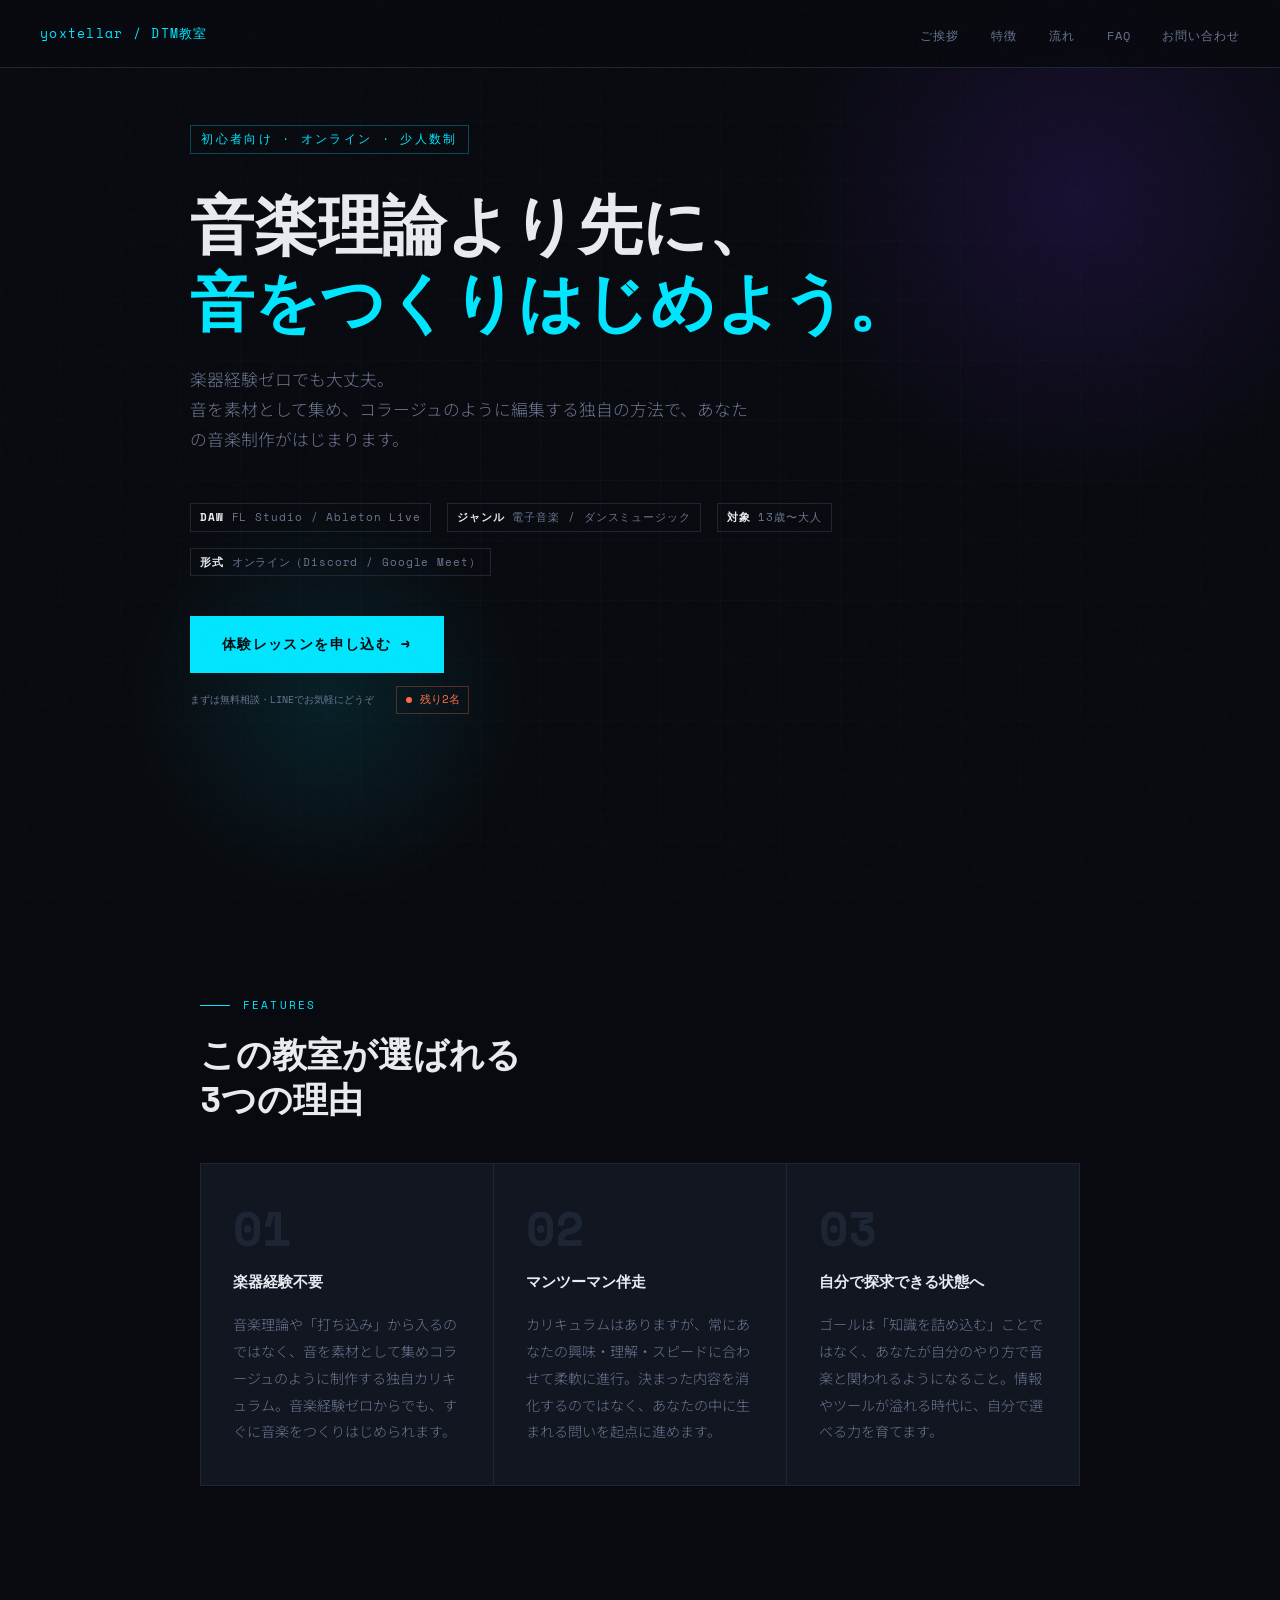
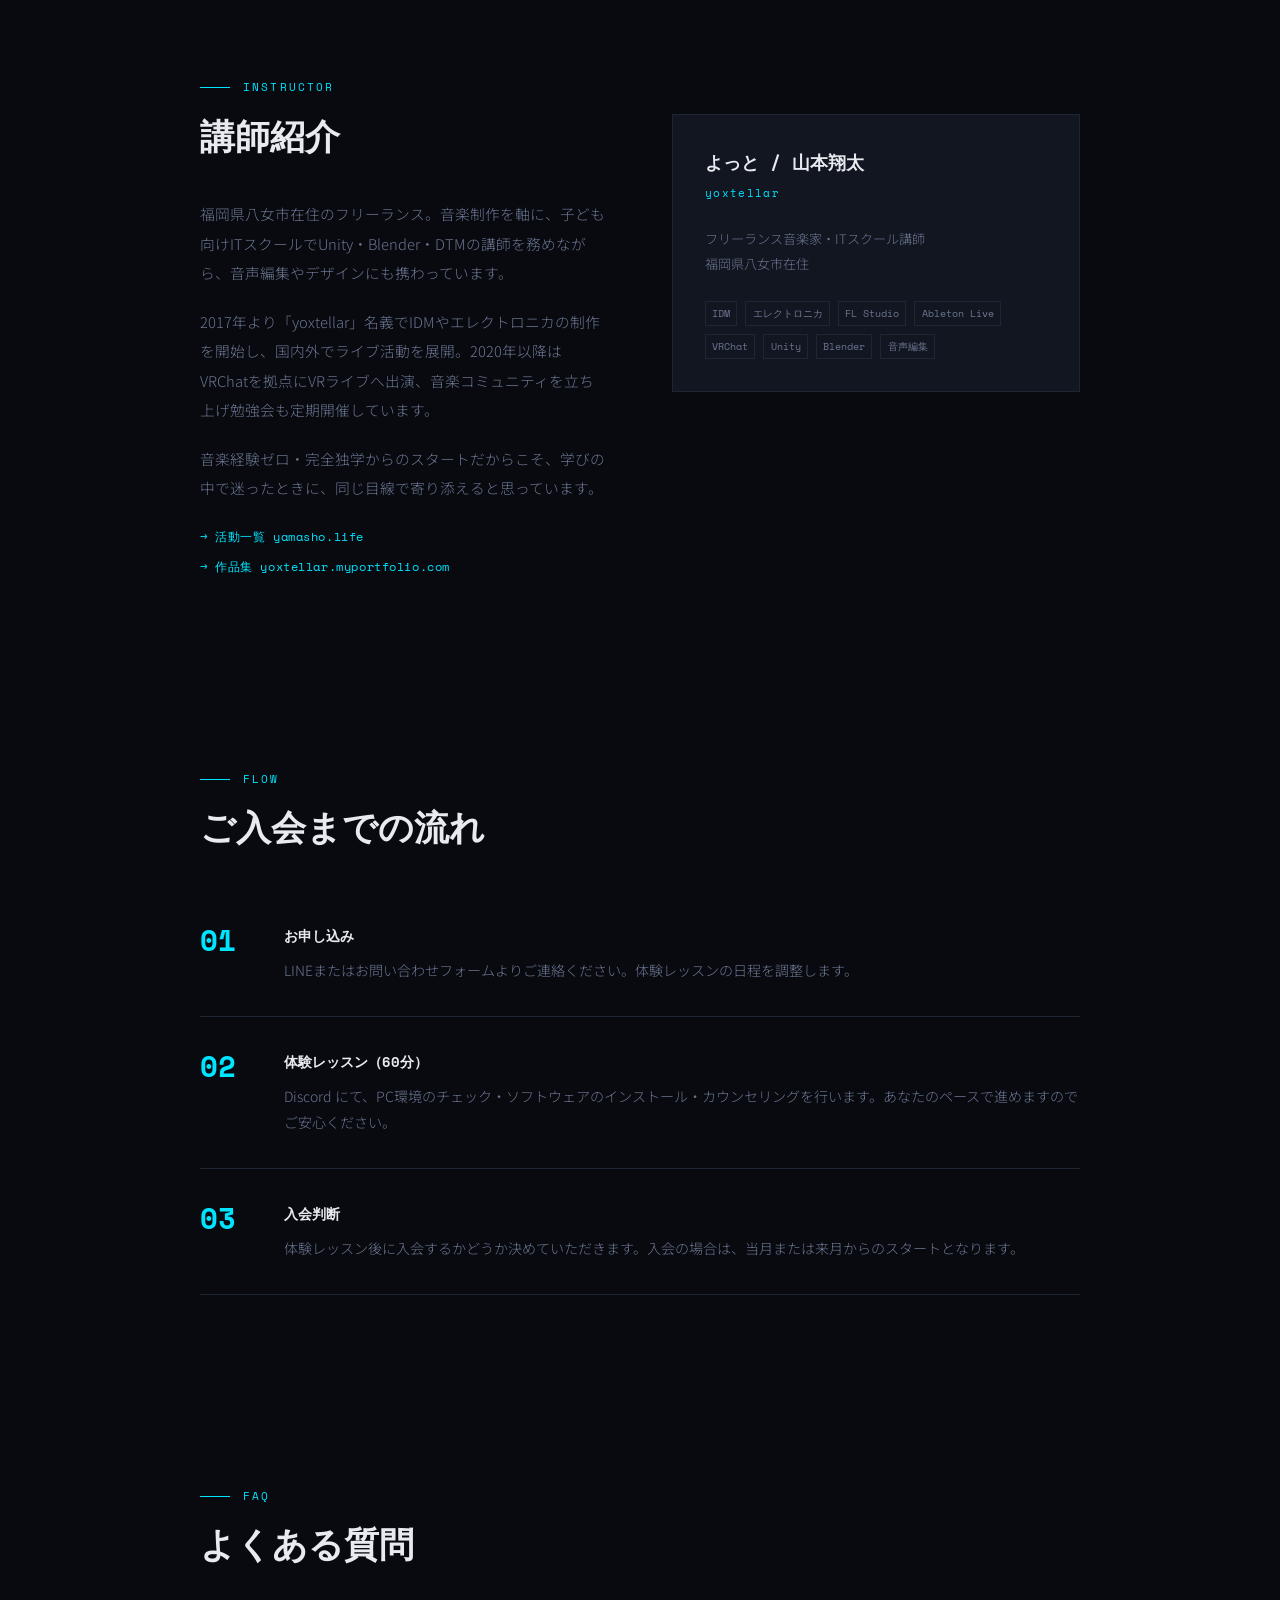
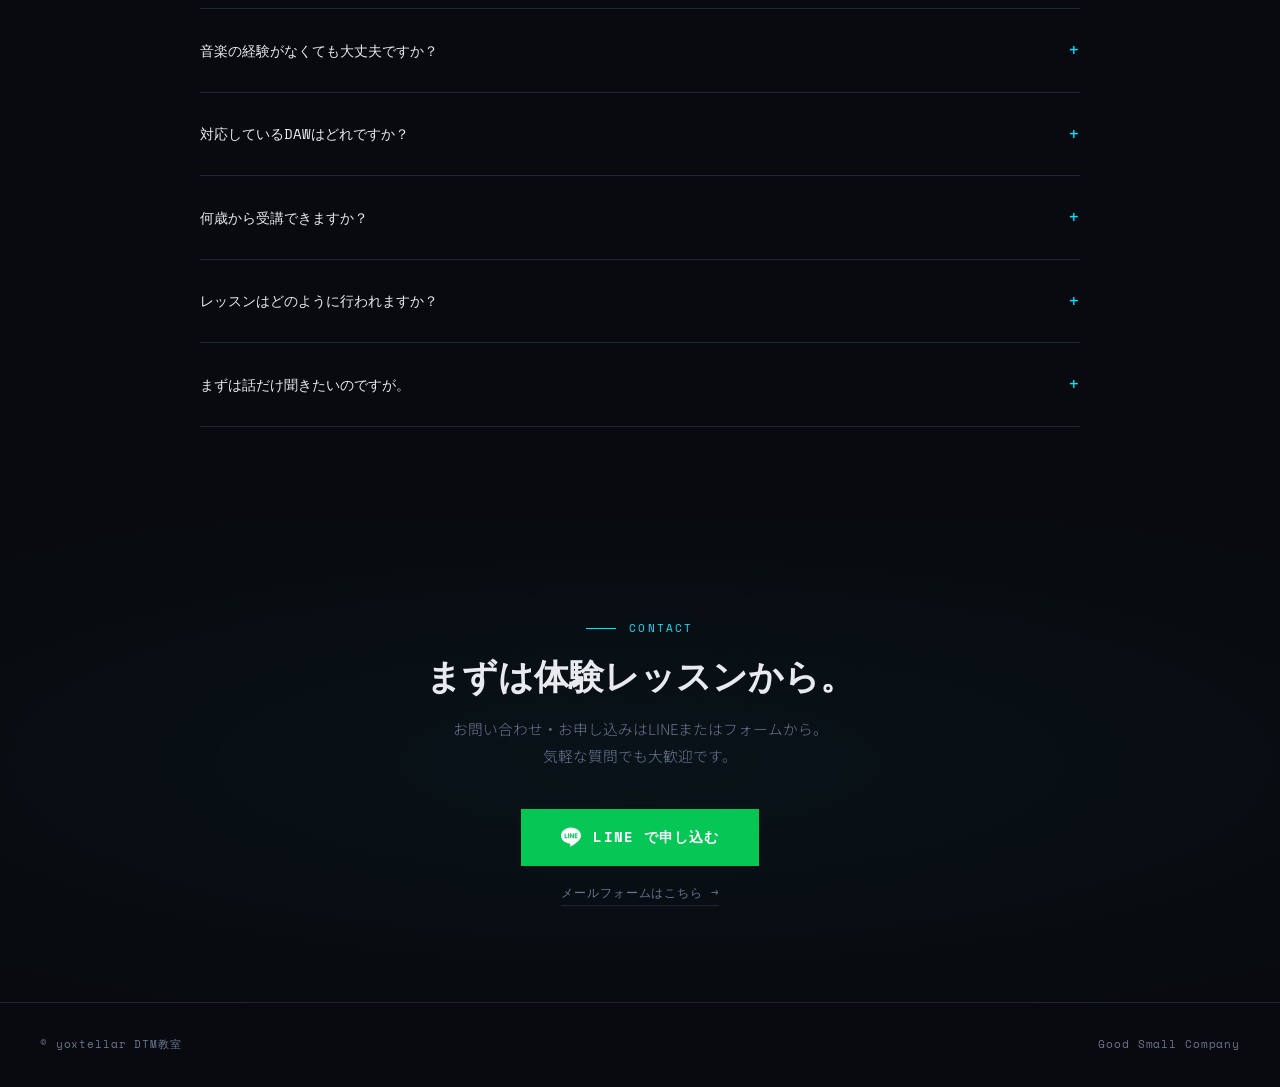
<file: dtm-lp.html>
<!DOCTYPE html>
<html lang="ja">
<head>
<meta charset="UTF-8">
<meta name="viewport" content="width=device-width, initial-scale=1.0">
<title>DTM教室 | よっと / yoxtellar</title>
<link rel="preconnect" href="https://fonts.googleapis.com">
<link href="https://fonts.googleapis.com/css2?family=Space+Mono:ital,wght@0,400;0,700;1,400&family=Noto+Sans+JP:wght@300;400;500;700&display=swap" rel="stylesheet">
<style>
  :root {
    --bg: #080a0f;
    --bg2: #0d1117;
    --surface: #111620;
    --border: #1e2535;
    --accent: #00e5ff;
    --accent2: #7b2fff;
    --text: #e8eaf0;
    --muted: #6b7591;
    --mono: 'Space Mono', monospace;
    --sans: 'Noto Sans JP', sans-serif;
  }

  * { margin: 0; padding: 0; box-sizing: border-box; }

  body {
    background: var(--bg);
    color: var(--text);
    font-family: var(--sans);
    font-weight: 300;
    line-height: 1.8;
    overflow-x: hidden;
  }

  /* ── NOISE OVERLAY ── */
  body::before {
    content: '';
    position: fixed;
    inset: 0;
    background-image: url("data:image/svg+xml,%3Csvg viewBox='0 0 200 200' xmlns='http://www.w3.org/2000/svg'%3E%3Cfilter id='n'%3E%3CfeTurbulence type='fractalNoise' baseFrequency='0.9' numOctaves='4' stitchTiles='stitch'/%3E%3C/filter%3E%3Crect width='100%25' height='100%25' filter='url(%23n)' opacity='0.04'/%3E%3C/svg%3E");
    pointer-events: none;
    z-index: 9999;
    opacity: 0.4;
  }

  /* ── NAV ── */
  nav {
    position: fixed;
    top: 0; left: 0; right: 0;
    z-index: 100;
    display: flex;
    justify-content: space-between;
    align-items: center;
    padding: 1.2rem 2.5rem;
    background: rgba(8,10,15,0.85);
    backdrop-filter: blur(12px);
    border-bottom: 1px solid var(--border);
  }

  .nav-logo {
    font-family: var(--mono);
    font-size: 0.8rem;
    color: var(--accent);
    letter-spacing: 0.1em;
    text-decoration: none;
  }

  .nav-links {
    display: flex;
    gap: 2rem;
    list-style: none;
  }

  .nav-links a {
    font-family: var(--mono);
    font-size: 0.72rem;
    color: var(--muted);
    text-decoration: none;
    letter-spacing: 0.08em;
    transition: color 0.2s;
  }

  .nav-links a:hover { color: var(--accent); }

  /* ── HERO ── */
  .hero {
    min-height: 100vh;
    display: flex;
    align-items: center;
    padding: 6rem 2.5rem 4rem;
    position: relative;
    overflow: hidden;
  }

  .hero-grid {
    position: absolute;
    inset: 0;
    background-image:
      linear-gradient(rgba(0,229,255,0.04) 1px, transparent 1px),
      linear-gradient(90deg, rgba(0,229,255,0.04) 1px, transparent 1px);
    background-size: 60px 60px;
    mask-image: radial-gradient(ellipse 80% 80% at 50% 50%, black 0%, transparent 100%);
  }

  .hero-glow {
    position: absolute;
    width: 600px; height: 600px;
    border-radius: 50%;
    background: radial-gradient(circle, rgba(123,47,255,0.15) 0%, transparent 70%);
    top: -100px; right: -100px;
    animation: pulse 6s ease-in-out infinite;
  }

  .hero-glow2 {
    position: absolute;
    width: 400px; height: 400px;
    border-radius: 50%;
    background: radial-gradient(circle, rgba(0,229,255,0.1) 0%, transparent 70%);
    bottom: 0; left: 10%;
    animation: pulse 8s ease-in-out 2s infinite;
  }

  @keyframes pulse {
    0%, 100% { transform: scale(1); opacity: 1; }
    50% { transform: scale(1.1); opacity: 0.7; }
  }

  .hero-inner {
    max-width: 900px;
    margin: 0 auto;
    position: relative;
    z-index: 1;
  }

  .hero-tag {
    font-family: var(--mono);
    font-size: 0.72rem;
    color: var(--accent);
    letter-spacing: 0.2em;
    text-transform: uppercase;
    border: 1px solid rgba(0,229,255,0.3);
    display: inline-block;
    padding: 0.3em 0.9em;
    margin-bottom: 2rem;
    animation: fadeUp 0.8s ease both;
  }

  .hero-title {
    font-family: var(--mono);
    font-size: clamp(2.2rem, 5vw, 4rem);
    font-weight: 700;
    line-height: 1.2;
    margin-bottom: 1.5rem;
    animation: fadeUp 0.8s 0.1s ease both;
  }

  .hero-title span {
    color: var(--accent);
    display: block;
  }

  .hero-sub {
    font-size: 1.05rem;
    color: var(--muted);
    max-width: 560px;
    margin-bottom: 3rem;
    animation: fadeUp 0.8s 0.2s ease both;
  }

  .hero-meta {
    display: flex;
    flex-wrap: wrap;
    gap: 1rem;
    margin-bottom: 2.5rem;
    animation: fadeUp 0.8s 0.3s ease both;
  }

  .meta-pill {
    font-family: var(--mono);
    font-size: 0.7rem;
    color: var(--muted);
    border: 1px solid var(--border);
    padding: 0.3em 0.8em;
    letter-spacing: 0.08em;
  }

  .meta-pill strong { color: var(--text); }

  .hero-cta {
    display: inline-flex;
    align-items: center;
    gap: 0.8rem;
    background: var(--accent);
    color: var(--bg);
    font-family: var(--mono);
    font-size: 0.85rem;
    font-weight: 700;
    letter-spacing: 0.1em;
    padding: 1rem 2rem;
    text-decoration: none;
    transition: all 0.2s;
    animation: fadeUp 0.8s 0.4s ease both;
  }

  .hero-cta:hover {
    background: #fff;
    transform: translateY(-2px);
    box-shadow: 0 8px 30px rgba(0,229,255,0.3);
  }

  .hero-cta-sub {
    display: block;
    font-family: var(--mono);
    font-size: 0.65rem;
    color: var(--muted);
    margin-top: 0.8rem;
    animation: fadeUp 0.8s 0.5s ease both;
  }

  @keyframes fadeUp {
    from { opacity: 0; transform: translateY(20px); }
    to { opacity: 1; transform: translateY(0); }
  }

  /* ── WAVEFORM DIVIDER ── */
  .wave-divider {
    width: 100%;
    height: 60px;
    position: relative;
    overflow: hidden;
  }

  .wave-divider svg { width: 100%; height: 100%; }

  /* ── SECTIONS ── */
  section {
    padding: 6rem 2.5rem;
    max-width: 960px;
    margin: 0 auto;
  }

  .section-label {
    font-family: var(--mono);
    font-size: 0.68rem;
    color: var(--accent);
    letter-spacing: 0.2em;
    text-transform: uppercase;
    margin-bottom: 1rem;
    display: flex;
    align-items: center;
    gap: 0.8rem;
  }

  .section-label::before {
    content: '';
    display: block;
    width: 30px;
    height: 1px;
    background: var(--accent);
  }

  h2 {
    font-family: var(--mono);
    font-size: clamp(1.5rem, 3vw, 2.2rem);
    font-weight: 700;
    margin-bottom: 2.5rem;
    line-height: 1.3;
  }

  /* ── FEATURES ── */
  .features-grid {
    display: grid;
    grid-template-columns: repeat(auto-fit, minmax(260px, 1fr));
    gap: 1.5px;
    background: var(--border);
    border: 1px solid var(--border);
  }

  .feature-card {
    background: var(--surface);
    padding: 2.5rem 2rem;
    position: relative;
    overflow: hidden;
    transition: background 0.3s;
  }

  .feature-card:hover { background: #141928; }

  .feature-card::before {
    content: '';
    position: absolute;
    top: 0; left: 0; right: 0;
    height: 2px;
    background: linear-gradient(90deg, var(--accent2), var(--accent));
    transform: scaleX(0);
    transform-origin: left;
    transition: transform 0.4s ease;
  }

  .feature-card:hover::before { transform: scaleX(1); }

  .feature-num {
    font-family: var(--mono);
    font-size: 3rem;
    font-weight: 700;
    color: var(--border);
    line-height: 1;
    margin-bottom: 1rem;
  }

  .feature-title {
    font-family: var(--mono);
    font-size: 0.95rem;
    font-weight: 700;
    margin-bottom: 1rem;
    color: var(--text);
  }

  .feature-body {
    font-size: 0.88rem;
    color: var(--muted);
    line-height: 1.9;
  }

  /* ── ABOUT ── */
  .about-inner {
    display: grid;
    grid-template-columns: 1fr 1fr;
    gap: 4rem;
    align-items: start;
  }

  @media (max-width: 680px) {
    .about-inner { grid-template-columns: 1fr; gap: 2rem; }
    nav { display: none; }
    .hero { padding-top: 4rem; }
  }

  .about-text p {
    font-size: 0.92rem;
    color: var(--muted);
    margin-bottom: 1.2rem;
    line-height: 2;
  }

  .about-links {
    display: flex;
    flex-direction: column;
    gap: 0.6rem;
    margin-top: 1.5rem;
  }

  .about-links a {
    font-family: var(--mono);
    font-size: 0.72rem;
    color: var(--accent);
    text-decoration: none;
    letter-spacing: 0.05em;
    display: flex;
    align-items: center;
    gap: 0.5rem;
    transition: gap 0.2s;
  }

  .about-links a:hover { gap: 0.9rem; }

  .about-profile {
    background: var(--surface);
    border: 1px solid var(--border);
    padding: 2rem;
    position: relative;
  }

  .profile-name {
    font-family: var(--mono);
    font-size: 1.1rem;
    font-weight: 700;
    margin-bottom: 0.3rem;
  }

  .profile-role {
    font-family: var(--mono);
    font-size: 0.7rem;
    color: var(--accent);
    letter-spacing: 0.12em;
    margin-bottom: 1.5rem;
  }

  .profile-tags {
    display: flex;
    flex-wrap: wrap;
    gap: 0.5rem;
  }

  .tag {
    font-family: var(--mono);
    font-size: 0.65rem;
    color: var(--muted);
    border: 1px solid var(--border);
    padding: 0.2em 0.6em;
  }

  /* ── PRICING ── */
  .pricing-note {
    font-size: 0.88rem;
    color: var(--muted);
    background: var(--surface);
    border: 1px solid var(--border);
    border-left: 3px solid var(--accent);
    padding: 1.5rem 2rem;
    margin-bottom: 2rem;
  }

  /* ── FLOW ── */
  .flow-list {
    display: flex;
    flex-direction: column;
    gap: 0;
  }

  .flow-item {
    display: grid;
    grid-template-columns: 60px 1fr;
    gap: 1.5rem;
    padding: 2rem 0;
    border-bottom: 1px solid var(--border);
    position: relative;
  }

  .flow-num {
    font-family: var(--mono);
    font-size: 1.8rem;
    font-weight: 700;
    color: var(--accent);
    line-height: 1;
    padding-top: 0.2rem;
  }

  .flow-title {
    font-family: var(--mono);
    font-size: 0.9rem;
    font-weight: 700;
    margin-bottom: 0.5rem;
  }

  .flow-desc {
    font-size: 0.88rem;
    color: var(--muted);
    line-height: 1.9;
  }

  /* ── CONTACT ── */
  .contact-section {
    text-align: center;
    padding: 6rem 2.5rem;
    position: relative;
    overflow: hidden;
  }

  .contact-section::before {
    content: '';
    position: absolute;
    inset: 0;
    background: radial-gradient(ellipse 80% 60% at 50% 50%, rgba(0,229,255,0.04) 0%, transparent 100%);
  }

  .contact-inner {
    max-width: 600px;
    margin: 0 auto;
    position: relative;
    z-index: 1;
  }

  .contact-inner h2 {
    margin-bottom: 1rem;
  }

  .contact-sub {
    font-size: 0.92rem;
    color: var(--muted);
    margin-bottom: 2.5rem;
  }

  .contact-buttons {
    display: flex;
    flex-direction: column;
    align-items: center;
    gap: 1rem;
  }

  .btn-line {
    display: inline-flex;
    align-items: center;
    gap: 0.8rem;
    background: #06c755;
    color: #fff;
    font-family: var(--mono);
    font-size: 0.85rem;
    font-weight: 700;
    letter-spacing: 0.08em;
    padding: 1rem 2.5rem;
    text-decoration: none;
    transition: all 0.2s;
  }

  .btn-line:hover {
    background: #04a844;
    transform: translateY(-2px);
    box-shadow: 0 8px 30px rgba(6,199,85,0.3);
  }

  .btn-secondary {
    font-family: var(--mono);
    font-size: 0.75rem;
    color: var(--muted);
    text-decoration: none;
    border-bottom: 1px solid var(--border);
    padding-bottom: 2px;
    letter-spacing: 0.08em;
    transition: color 0.2s, border-color 0.2s;
  }

  .btn-secondary:hover { color: var(--accent); border-color: var(--accent); }

  /* ── FAQ ── */
  .faq-list {
    display: flex;
    flex-direction: column;
    gap: 0;
  }

  details {
    border-bottom: 1px solid var(--border);
  }

  details:first-child { border-top: 1px solid var(--border); }

  summary {
    font-family: var(--mono);
    font-size: 0.88rem;
    padding: 1.5rem 0;
    cursor: pointer;
    list-style: none;
    display: flex;
    justify-content: space-between;
    align-items: center;
    transition: color 0.2s;
  }

  summary:hover { color: var(--accent); }

  summary::after {
    content: '+';
    font-size: 1.2rem;
    color: var(--accent);
    transition: transform 0.3s;
    flex-shrink: 0;
  }

  details[open] summary::after { transform: rotate(45deg); }

  .faq-answer {
    font-size: 0.88rem;
    color: var(--muted);
    padding: 0 0 1.5rem;
    line-height: 2;
  }

  /* ── FOOTER ── */
  footer {
    border-top: 1px solid var(--border);
    padding: 2rem 2.5rem;
    display: flex;
    justify-content: space-between;
    align-items: center;
    font-family: var(--mono);
    font-size: 0.68rem;
    color: var(--muted);
    letter-spacing: 0.08em;
  }

  /* ── SCROLL REVEAL ── */
  .reveal {
    opacity: 0;
    transform: translateY(24px);
    transition: opacity 0.7s ease, transform 0.7s ease;
  }

  .reveal.visible {
    opacity: 1;
    transform: translateY(0);
  }

  /* ── AVAILABILITY BADGE ── */
  .availability {
    display: inline-flex;
    align-items: center;
    gap: 0.5rem;
    font-family: var(--mono);
    font-size: 0.68rem;
    color: #ff6b4a;
    border: 1px solid rgba(255,107,74,0.3);
    padding: 0.3em 0.8em;
    margin-left: 1rem;
    animation: blink 2s ease infinite;
  }

  .availability::before {
    content: '';
    width: 6px; height: 6px;
    border-radius: 50%;
    background: #ff6b4a;
  }

  @keyframes blink {
    0%, 100% { opacity: 1; }
    50% { opacity: 0.6; }
  }
</style>
</head>
<body>

<nav>
  <a href="#" class="nav-logo">yoxtellar / DTM教室</a>
  <ul class="nav-links">
    <li><a href="#about">ご挨拶</a></li>
    <li><a href="#features">特徴</a></li>
    <li><a href="#flow">流れ</a></li>
    <li><a href="#faq">FAQ</a></li>
    <li><a href="#contact">お問い合わせ</a></li>
  </ul>
</nav>

<!-- HERO -->
<section class="hero" style="padding-top:0; max-width:100%;">
  <div class="hero-grid"></div>
  <div class="hero-glow"></div>
  <div class="hero-glow2"></div>
  <div class="hero-inner">
    <span class="hero-tag">初心者向け · オンライン · 少人数制</span>
    <h1 class="hero-title">
      音楽理論より先に、<br>
      <span>音をつくりはじめよう。</span>
    </h1>
    <p class="hero-sub">
      楽器経験ゼロでも大丈夫。<br>音を素材として集め、コラージュのように編集する独自の方法で、あなたの音楽制作がはじまります。
    </p>
    <div class="hero-meta">
      <span class="meta-pill"><strong>DAW</strong>  FL Studio / Ableton Live</span>
      <span class="meta-pill"><strong>ジャンル</strong>  電子音楽 / ダンスミュージック</span>
      <span class="meta-pill"><strong>対象</strong>  13歳〜大人</span>
      <span class="meta-pill"><strong>形式</strong>  オンライン（Discord / Google Meet）</span>
    </div>
    <a href="#contact" class="hero-cta">
      体験レッスンを申し込む →
    </a>
    <span class="hero-cta-sub">
      まずは無料相談・LINEでお気軽にどうぞ
      <span class="availability">残り2名</span>
    </span>
  </div>
</section>

<!-- FEATURES -->
<section id="features">
  <p class="section-label reveal">Features</p>
  <h2 class="reveal">この教室が選ばれる<br>3つの理由</h2>
  <div class="features-grid reveal">
    <div class="feature-card">
      <div class="feature-num">01</div>
      <div class="feature-title">楽器経験不要</div>
      <p class="feature-body">
        音楽理論や「打ち込み」から入るのではなく、音を素材として集めコラージュのように制作する独自カリキュラム。音楽経験ゼロからでも、すぐに音楽をつくりはじめられます。
      </p>
    </div>
    <div class="feature-card">
      <div class="feature-num">02</div>
      <div class="feature-title">マンツーマン伴走</div>
      <p class="feature-body">
        カリキュラムはありますが、常にあなたの興味・理解・スピードに合わせて柔軟に進行。決まった内容を消化するのではなく、あなたの中に生まれる問いを起点に進めます。
      </p>
    </div>
    <div class="feature-card">
      <div class="feature-num">03</div>
      <div class="feature-title">自分で探求できる状態へ</div>
      <p class="feature-body">
        ゴールは「知識を詰め込む」ことではなく、あなたが自分のやり方で音楽と関われるようになること。情報やツールが溢れる時代に、自分で選べる力を育てます。
      </p>
    </div>
  </div>
</section>

<!-- ABOUT -->
<section id="about">
  <p class="section-label reveal">Instructor</p>
  <div class="about-inner">
    <div class="about-text reveal">
      <h2>講師紹介</h2>
      <p>
        福岡県八女市在住のフリーランス。音楽制作を軸に、子ども向けITスクールでUnity・Blender・DTMの講師を務めながら、音声編集やデザインにも携わっています。
      </p>
      <p>
        2017年より「yoxtellar」名義でIDMやエレクトロニカの制作を開始し、国内外でライブ活動を展開。2020年以降はVRChatを拠点にVRライブへ出演、音楽コミュニティを立ち上げ勉強会も定期開催しています。
      </p>
      <p>
        音楽経験ゼロ・完全独学からのスタートだからこそ、学びの中で迷ったときに、同じ目線で寄り添えると思っています。
      </p>
      <div class="about-links">
        <a href="https://yamasho.life" target="_blank">→ 活動一覧 yamasho.life</a>
        <a href="https://yoxtellar.myportfolio.com/" target="_blank">→ 作品集 yoxtellar.myportfolio.com</a>
      </div>
    </div>
    <div class="about-profile reveal">
      <div class="profile-name">よっと / 山本翔太</div>
      <div class="profile-role">yoxtellar</div>
      <p style="font-size:0.82rem; color:var(--muted); margin-bottom:1.5rem; line-height:1.9;">
        フリーランス音楽家・ITスクール講師<br>
        福岡県八女市在住
      </p>
      <div class="profile-tags">
        <span class="tag">IDM</span>
        <span class="tag">エレクトロニカ</span>
        <span class="tag">FL Studio</span>
        <span class="tag">Ableton Live</span>
        <span class="tag">VRChat</span>
        <span class="tag">Unity</span>
        <span class="tag">Blender</span>
        <span class="tag">音声編集</span>
      </div>
    </div>
  </div>
</section>

<!-- FLOW -->
<section id="flow">
  <p class="section-label reveal">Flow</p>
  <h2 class="reveal">ご入会までの流れ</h2>
  <div class="flow-list reveal">
    <div class="flow-item">
      <div class="flow-num">01</div>
      <div>
        <div class="flow-title">お申し込み</div>
        <p class="flow-desc">LINEまたはお問い合わせフォームよりご連絡ください。体験レッスンの日程を調整します。</p>
      </div>
    </div>
    <div class="flow-item">
      <div class="flow-num">02</div>
      <div>
        <div class="flow-title">体験レッスン（60分）</div>
        <p class="flow-desc">Discord にて、PC環境のチェック・ソフトウェアのインストール・カウンセリングを行います。あなたのペースで進めますのでご安心ください。</p>
      </div>
    </div>
    <div class="flow-item">
      <div class="flow-num">03</div>
      <div>
        <div class="flow-title">入会判断</div>
        <p class="flow-desc">体験レッスン後に入会するかどうか決めていただきます。入会の場合は、当月または来月からのスタートとなります。</p>
      </div>
    </div>
  </div>
</section>

<!-- FAQ -->
<section id="faq">
  <p class="section-label reveal">FAQ</p>
  <h2 class="reveal">よくある質問</h2>
  <div class="faq-list reveal">
    <details>
      <summary>音楽の経験がなくても大丈夫ですか？</summary>
      <p class="faq-answer">はい、まったく問題ありません。この教室は音楽経験ゼロ・楽器が弾けない方を前提として設計された独自カリキュラムです。講師自身も完全独学からのスタートでした。</p>
    </details>
    <details>
      <summary>対応しているDAWはどれですか？</summary>
      <p class="faq-answer">FL StudioとAbleton Liveに対応しています。どちらを選べばよいかわからない場合も、体験レッスン時にご相談いただけます。</p>
    </details>
    <details>
      <summary>何歳から受講できますか？</summary>
      <p class="faq-answer">13歳から大人まで受講可能です。お気軽にお問い合わせください。</p>
    </details>
    <details>
      <summary>レッスンはどのように行われますか？</summary>
      <p class="faq-answer">オンラインにてDiscordまたはGoogle Meetを使用します。定員は5名の少人数制で、現在残り2名となっています。</p>
    </details>
    <details>
      <summary>まずは話だけ聞きたいのですが。</summary>
      <p class="faq-answer">もちろんです！LINEまたはお問い合わせフォームよりお気軽にご連絡ください。無理な勧誘は一切行っていませんので、気になることがあれば何でもお気軽にどうぞ。</p>
    </details>
  </div>
</section>

<!-- CONTACT -->
<div class="contact-section" id="contact">
  <div class="contact-inner">
    <p class="section-label reveal" style="justify-content:center;">Contact</p>
    <h2 class="reveal">まずは体験レッスンから。</h2>
    <p class="contact-sub reveal">
      お問い合わせ・お申し込みはLINEまたはフォームから。<br>
      気軽な質問でも大歓迎です。
    </p>
    <div class="contact-buttons reveal">
      <a href="#" class="btn-line">
        <svg width="20" height="20" viewBox="0 0 24 24" fill="currentColor"><path d="M19.365 9.863c.349 0 .63.285.63.631 0 .345-.281.63-.63.63H17.61v1.125h1.755c.349 0 .63.283.63.63 0 .344-.281.629-.63.629h-2.386c-.345 0-.627-.285-.627-.629V8.108c0-.345.282-.63.627-.63h2.386c.349 0 .63.285.63.63 0 .349-.281.63-.63.63H17.61v1.125h1.755zm-3.855 3.016c0 .27-.174.51-.432.596-.064.021-.133.031-.199.031-.211 0-.391-.09-.51-.25l-2.443-3.317v2.94c0 .344-.279.629-.631.629-.346 0-.626-.285-.626-.629V8.108c0-.27.173-.51.43-.595.06-.023.136-.033.194-.033.195 0 .375.105.495.254l2.462 3.33V8.108c0-.345.282-.63.63-.63.345 0 .63.285.63.63v4.771zm-5.741 0c0 .344-.282.629-.631.629-.345 0-.627-.285-.627-.629V8.108c0-.345.282-.63.627-.63.349 0 .631.285.631.63v4.771zm-2.466.629H4.917c-.345 0-.63-.285-.63-.629V8.108c0-.345.285-.63.63-.63.348 0 .63.285.63.63v4.141h1.756c.348 0 .629.283.629.63 0 .344-.282.629-.629.629M24 10.314C24 4.943 18.615.572 12 .572S0 4.943 0 10.314c0 4.811 4.27 8.842 10.035 9.608.391.082.923.258 1.058.59.12.301.079.766.038 1.08l-.164 1.02c-.045.301-.24 1.186 1.049.645 1.291-.539 6.916-4.070 9.436-6.975C23.176 14.393 24 12.458 24 10.314"/></svg>
        LINE で申し込む
      </a>
      <a href="mailto:" class="btn-secondary">メールフォームはこちら →</a>
    </div>
  </div>
</div>

<footer>
  <span>© yoxtellar DTM教室</span>
  <span>Good Small Company</span>
</footer>

<script>
  // Scroll reveal
  const reveals = document.querySelectorAll('.reveal');
  const observer = new IntersectionObserver((entries) => {
    entries.forEach(e => {
      if (e.isIntersecting) {
        e.target.classList.add('visible');
      }
    });
  }, { threshold: 0.1 });
  reveals.forEach(el => observer.observe(el));

  // Smooth scroll
  document.querySelectorAll('a[href^="#"]').forEach(a => {
    a.addEventListener('click', e => {
      const target = document.querySelector(a.getAttribute('href'));
      if (target) {
        e.preventDefault();
        target.scrollIntoView({ behavior: 'smooth' });
      }
    });
  });
</script>
</body>
</html>
</file>
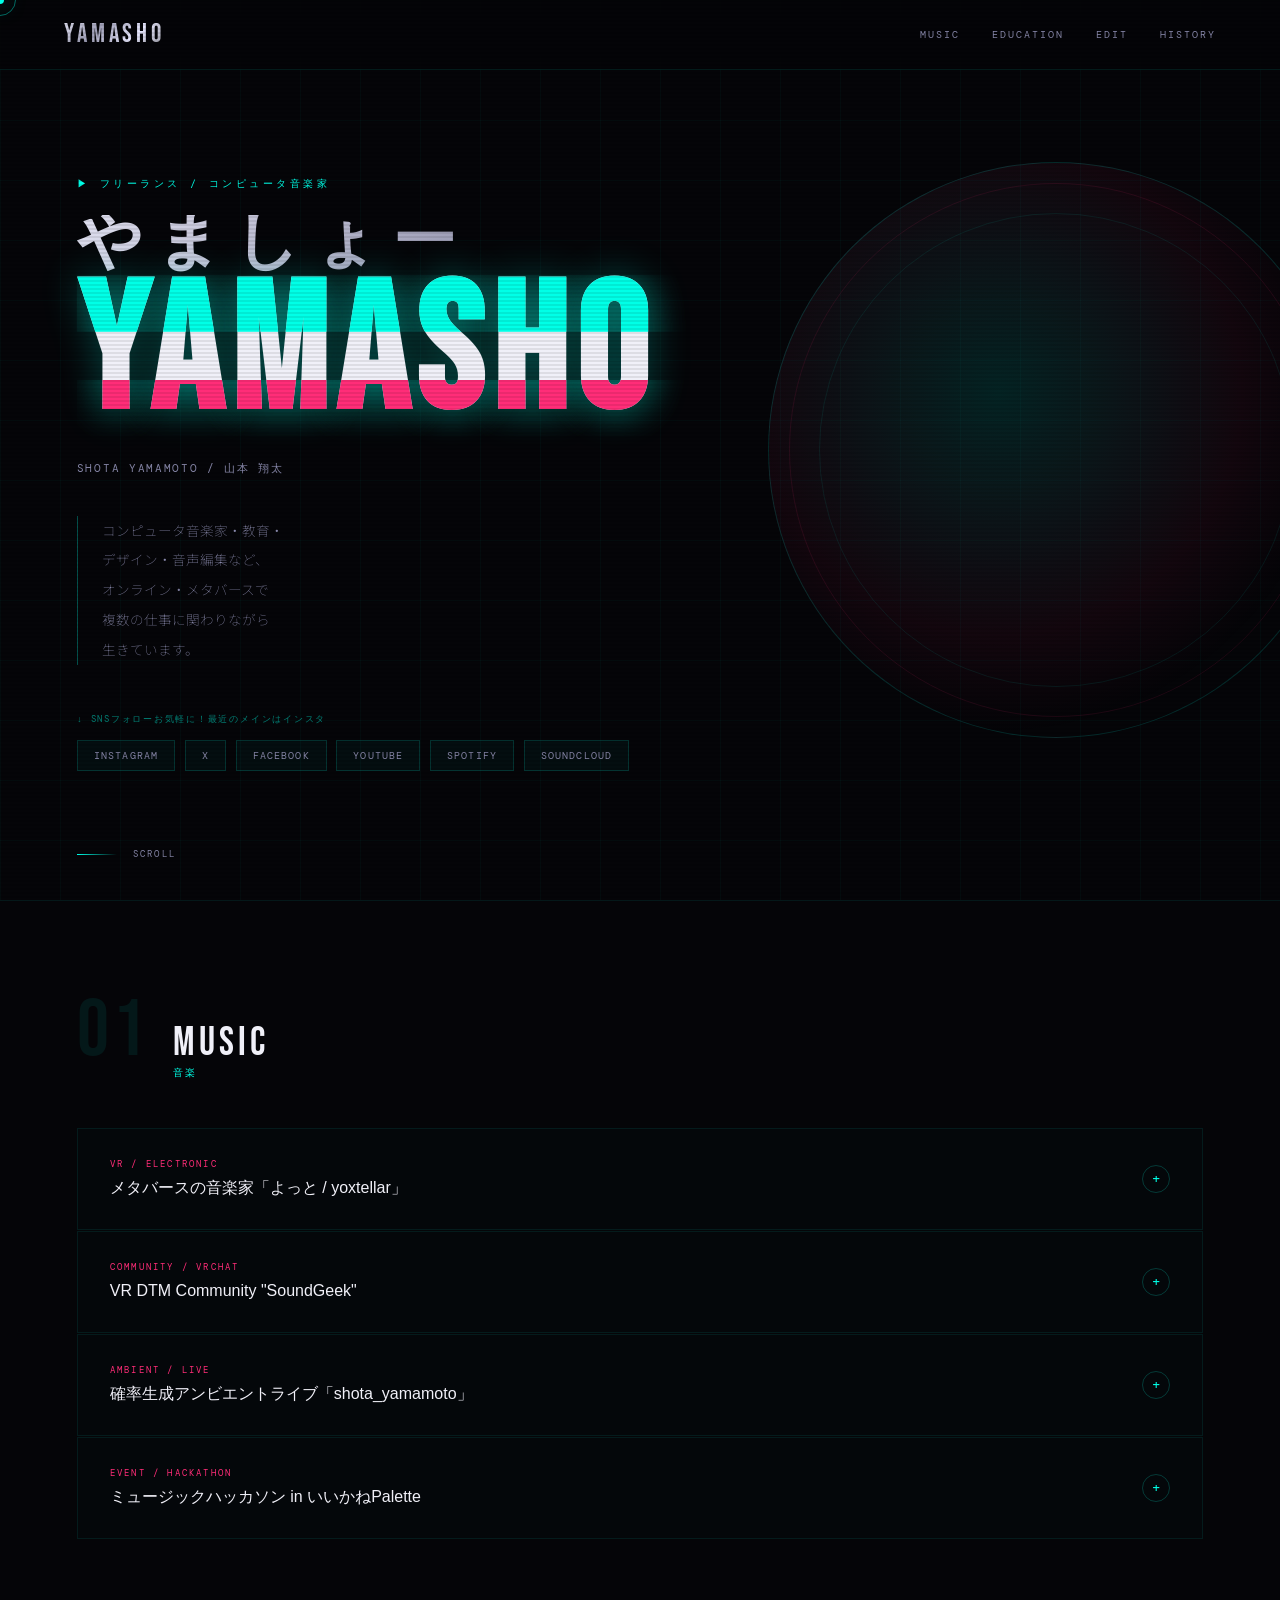
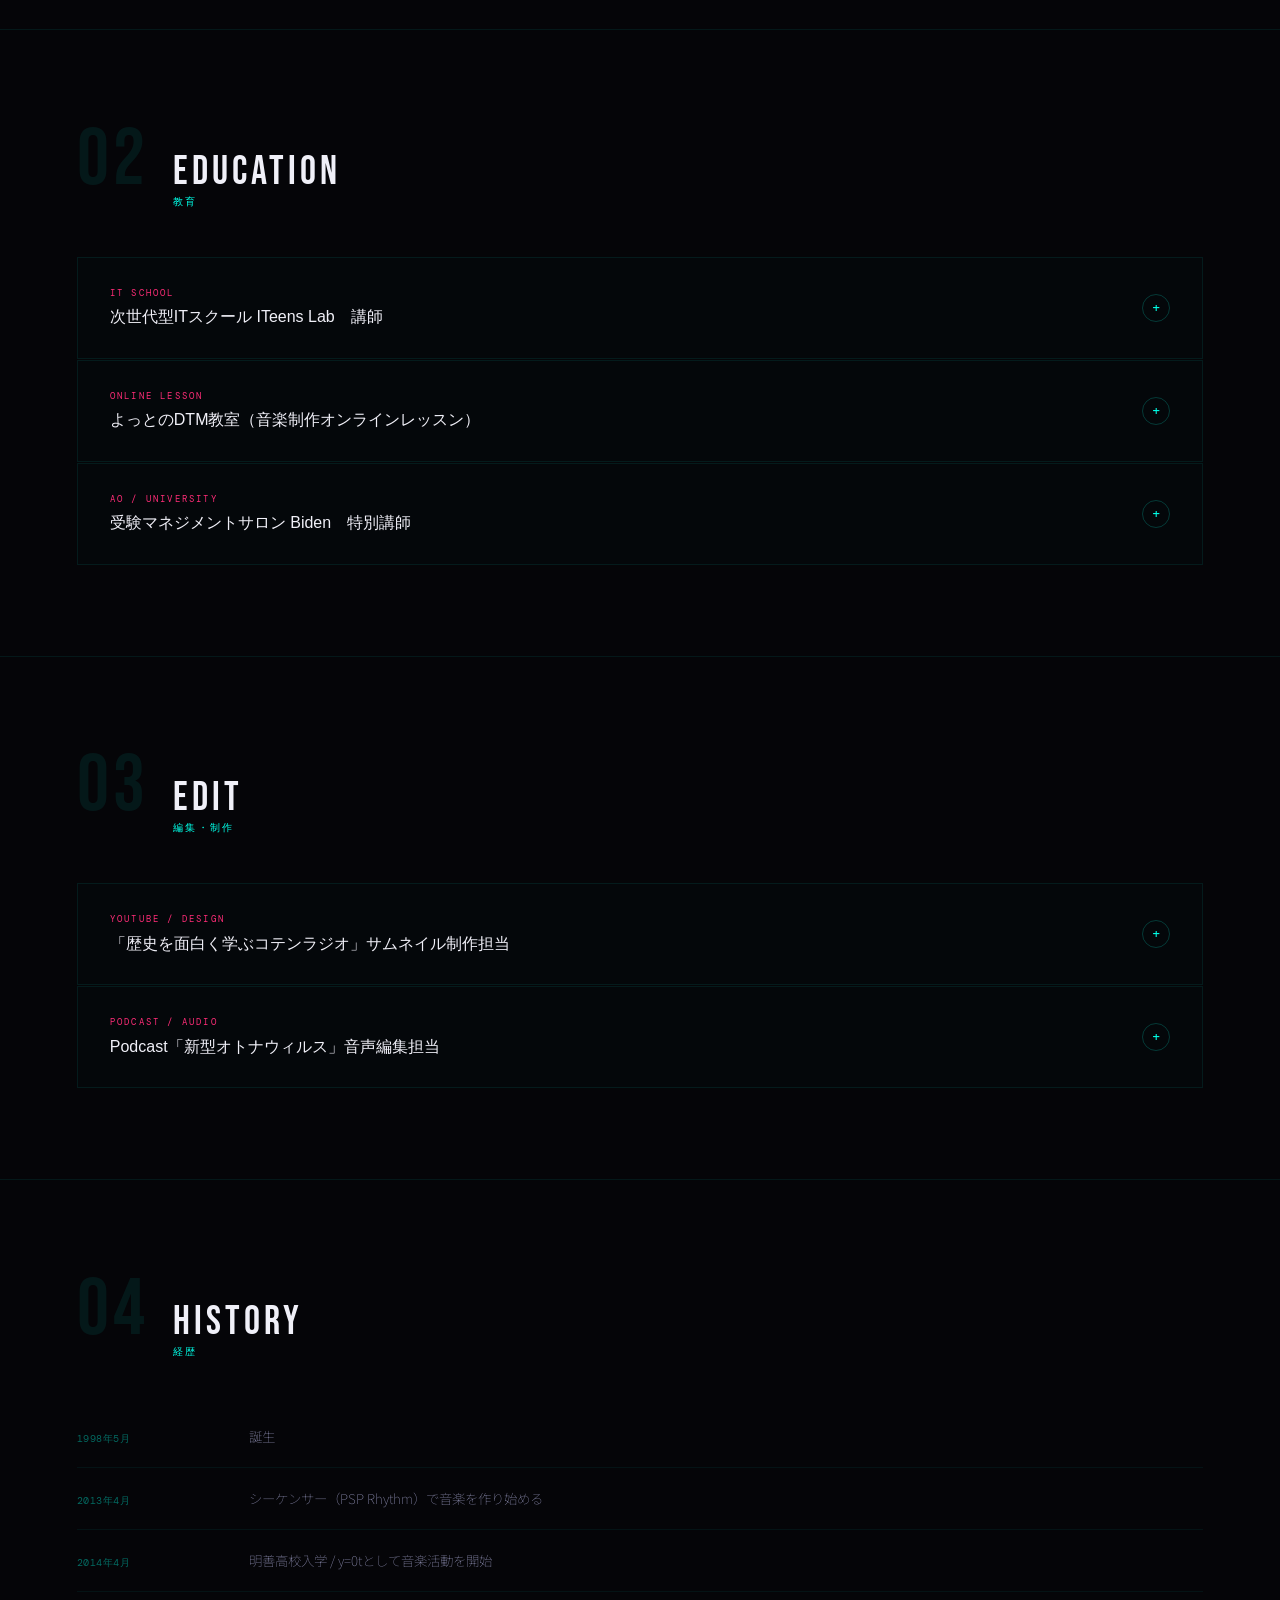
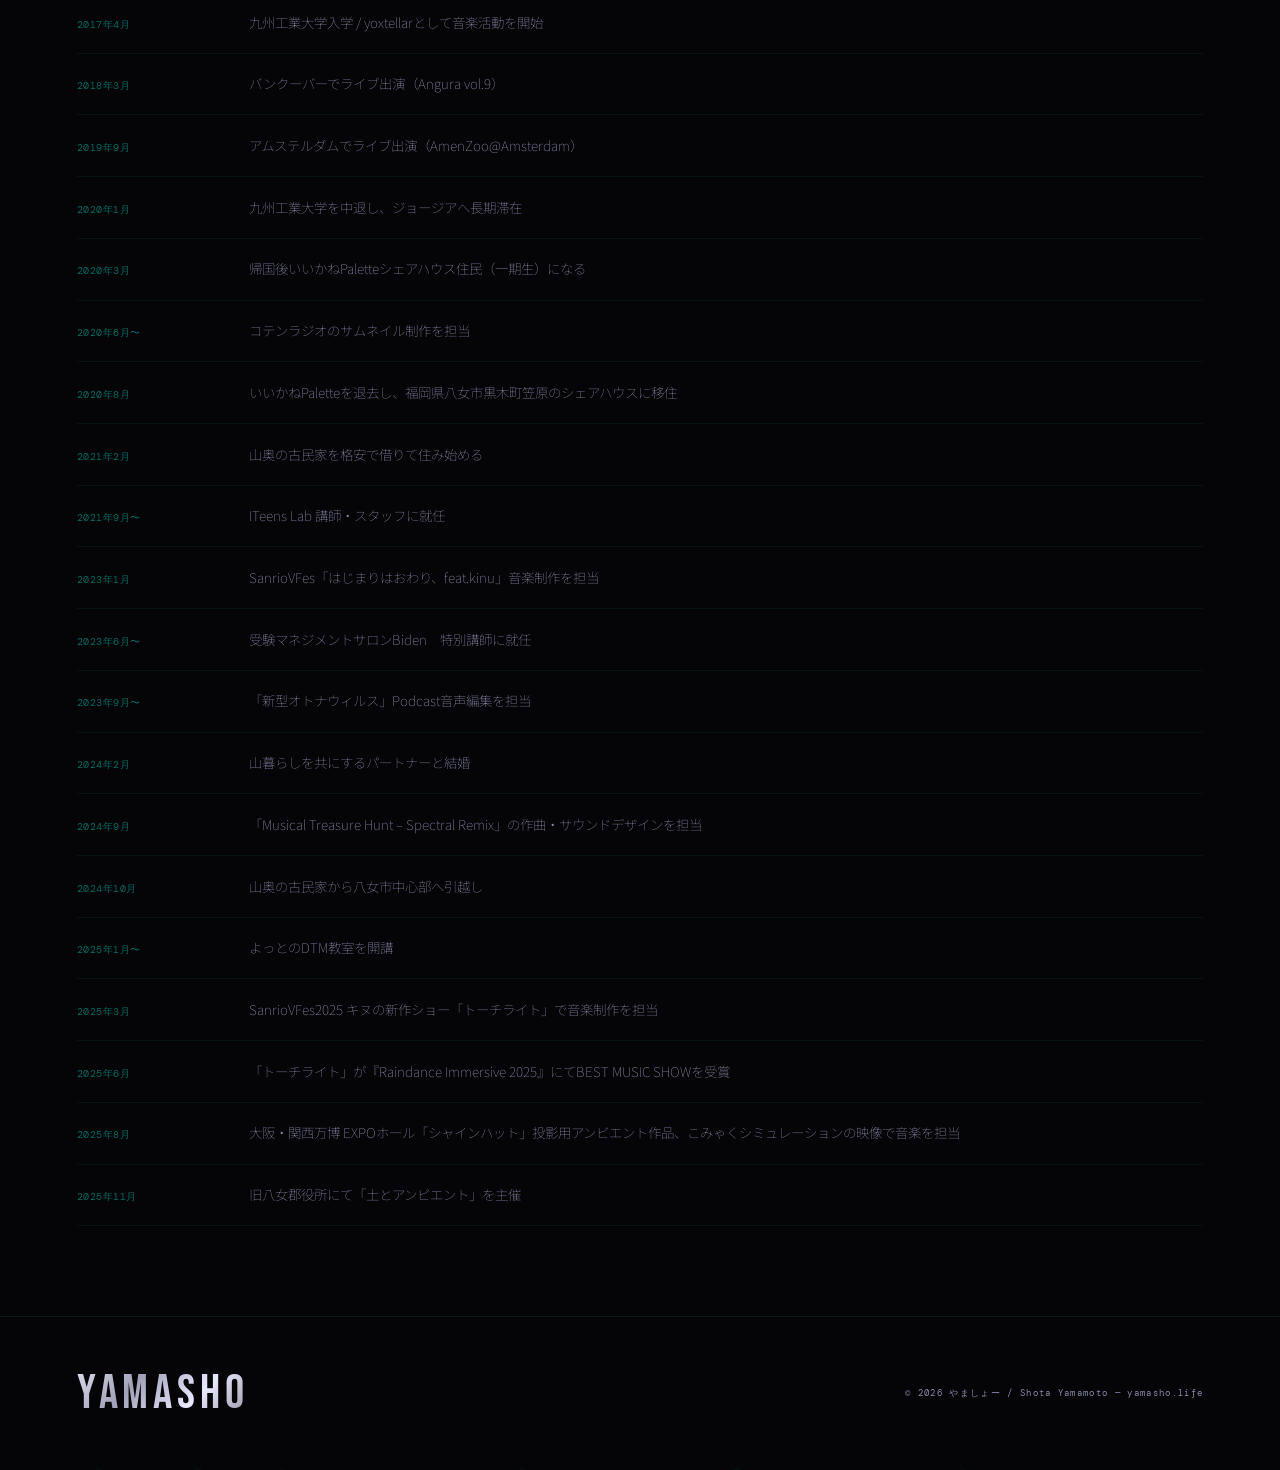
<file: index_3.html>
<!DOCTYPE html>
<html lang="ja">
<head>
<meta charset="UTF-8">
<meta name="viewport" content="width=device-width, initial-scale=1.0">
<title>やましょー / YAMASHO</title>
<link rel="preconnect" href="https://fonts.googleapis.com">
<link href="https://fonts.googleapis.com/css2?family=Black+Han+Sans&family=Bebas+Neue&family=Noto+Sans+KR:wght@100;300;400;700;900&family=DM+Mono:wght@300;400&family=Noto+Sans+JP:wght@100;300;400;900&display=swap" rel="stylesheet">
<style>
:root {
  --bg: #050508;
  --bg2: #0a0a10;
  --fg: #f0f0f8;
  --fg2: #8888aa;
  --cyan: #00ffe7;
  --pink: #ff2d78;
  --silver: #c8c8d8;
  --chrome: linear-gradient(135deg, #e0e0f0, #a0a0b8, #e8e8ff, #909098);
  --glow-cyan: 0 0 20px rgba(0,255,231,0.5), 0 0 60px rgba(0,255,231,0.2);
  --glow-pink: 0 0 20px rgba(255,45,120,0.5), 0 0 60px rgba(255,45,120,0.2);
}

*, *::before, *::after { box-sizing: border-box; margin: 0; padding: 0; }
html { scroll-behavior: smooth; }

body {
  background: var(--bg);
  color: var(--fg);
  font-family: 'Noto Sans JP', sans-serif;
  overflow-x: hidden;
  cursor: none;
}

/* CUSTOM CURSOR */
.cursor {
  position: fixed;
  width: 8px; height: 8px;
  background: var(--cyan);
  border-radius: 50%;
  pointer-events: none;
  z-index: 99999;
  transform: translate(-50%, -50%);
  transition: transform 0.1s;
  box-shadow: var(--glow-cyan);
}
.cursor-ring {
  position: fixed;
  width: 32px; height: 32px;
  border: 1px solid rgba(0,255,231,0.4);
  border-radius: 50%;
  pointer-events: none;
  z-index: 99998;
  transform: translate(-50%, -50%);
  transition: all 0.15s ease;
}

/* SCANLINES */
body::after {
  content: '';
  position: fixed;
  inset: 0;
  background: repeating-linear-gradient(
    0deg,
    transparent,
    transparent 2px,
    rgba(0,0,0,0.08) 2px,
    rgba(0,0,0,0.08) 4px
  );
  pointer-events: none;
  z-index: 9990;
}

/* GRID BG */
body::before {
  content: '';
  position: fixed;
  inset: 0;
  background-image:
    linear-gradient(rgba(0,255,231,0.03) 1px, transparent 1px),
    linear-gradient(90deg, rgba(0,255,231,0.03) 1px, transparent 1px);
  background-size: 60px 60px;
  pointer-events: none;
  z-index: 0;
}

/* NAV */
nav {
  position: fixed;
  top: 0; left: 0; right: 0;
  z-index: 1000;
  padding: 1.2rem clamp(1.5rem, 5vw, 4rem);
  display: flex;
  justify-content: space-between;
  align-items: center;
  background: rgba(5,5,8,0.85);
  backdrop-filter: blur(20px);
  border-bottom: 1px solid rgba(0,255,231,0.1);
}

.nav-logo {
  font-family: 'Bebas Neue', sans-serif;
  font-size: 1.6rem;
  letter-spacing: 0.15em;
  background: var(--chrome);
  -webkit-background-clip: text;
  -webkit-text-fill-color: transparent;
  background-clip: text;
}

.nav-links {
  display: flex;
  gap: 2rem;
  align-items: center;
}

.nav-links a {
  font-family: 'DM Mono', monospace;
  font-size: 0.62rem;
  letter-spacing: 0.2em;
  color: var(--fg2);
  text-decoration: none;
  text-transform: uppercase;
  transition: color 0.2s;
  position: relative;
}

.nav-links a::after {
  content: '';
  position: absolute;
  bottom: -4px; left: 0;
  width: 0; height: 1px;
  background: var(--cyan);
  transition: width 0.3s;
  box-shadow: var(--glow-cyan);
}

.nav-links a:hover { color: var(--cyan); }
.nav-links a:hover::after { width: 100%; }

/* HERO */
.hero {
  position: relative;
  min-height: 100vh;
  display: flex;
  flex-direction: column;
  justify-content: center;
  padding: 8rem clamp(1.5rem, 6vw, 5rem) 5rem;
  overflow: hidden;
  z-index: 1;
}

/* GLITCH CIRCLE */
.hero-circle {
  position: absolute;
  right: -5%;
  top: 50%;
  transform: translateY(-50%);
  width: clamp(300px, 45vw, 600px);
  height: clamp(300px, 45vw, 600px);
  border-radius: 50%;
  background: radial-gradient(circle at 40% 40%,
    rgba(0,255,231,0.12),
    rgba(255,45,120,0.06) 50%,
    transparent 70%
  );
  border: 1px solid rgba(0,255,231,0.15);
  animation: rotateSlow 20s linear infinite;
}

.hero-circle::before {
  content: '';
  position: absolute;
  inset: 20px;
  border-radius: 50%;
  border: 1px solid rgba(255,45,120,0.1);
  animation: rotateSlow 15s linear infinite reverse;
}

.hero-circle::after {
  content: '';
  position: absolute;
  inset: 50px;
  border-radius: 50%;
  border: 1px solid rgba(0,255,231,0.08);
  animation: rotateSlow 10s linear infinite;
}

@keyframes rotateSlow {
  to { transform: rotate(360deg); }
}

.hero-tag {
  font-family: 'DM Mono', monospace;
  font-size: 0.62rem;
  letter-spacing: 0.35em;
  color: var(--cyan);
  text-transform: uppercase;
  margin-bottom: 1.5rem;
  opacity: 0;
  animation: slideIn 0.8s 0.2s forwards;
}

.hero-tag::before {
  content: '▶ ';
  animation: blink 1.2s infinite;
}

@keyframes blink {
  0%, 100% { opacity: 1; }
  50% { opacity: 0; }
}

h1 {
  font-family: 'Bebas Neue', sans-serif;
  font-size: clamp(5rem, 14vw, 14rem);
  line-height: 0.9;
  letter-spacing: 0.05em;
  opacity: 0;
  animation: slideIn 0.8s 0.4s forwards;
  position: relative;
}

h1 .name-ja {
  display: block;
  font-family: 'Black Han Sans', sans-serif;
  font-size: clamp(2rem, 5vw, 5rem);
  letter-spacing: 0.2em;
  background: var(--chrome);
  -webkit-background-clip: text;
  -webkit-text-fill-color: transparent;
  background-clip: text;
  margin-bottom: 0.2rem;
}

h1 .name-en {
  display: block;
  color: var(--fg);
  text-shadow: 0 0 40px rgba(0,255,231,0.3);
  position: relative;
}

/* GLITCH */
h1 .name-en::before,
h1 .name-en::after {
  content: 'YAMASHO';
  position: absolute;
  top: 0; left: 0;
  width: 100%;
}
h1 .name-en::before {
  color: var(--cyan);
  animation: glitch1 4s infinite;
  clip-path: polygon(0 0, 100% 0, 100% 35%, 0 35%);
}
h1 .name-en::after {
  color: var(--pink);
  animation: glitch2 4s infinite;
  clip-path: polygon(0 65%, 100% 65%, 100% 100%, 0 100%);
}

@keyframes glitch1 {
  0%, 90%, 100% { transform: none; opacity: 0; }
  92% { transform: translateX(-4px); opacity: 0.8; }
  94% { transform: translateX(4px); opacity: 0; }
  96% { transform: translateX(-2px); opacity: 0.6; }
}
@keyframes glitch2 {
  0%, 90%, 100% { transform: none; opacity: 0; }
  93% { transform: translateX(4px); opacity: 0.8; }
  95% { transform: translateX(-4px); opacity: 0; }
  97% { transform: translateX(2px); opacity: 0.6; }
}

.hero-sub {
  font-family: 'DM Mono', monospace;
  font-size: 0.7rem;
  letter-spacing: 0.15em;
  color: var(--fg2);
  margin-top: 1.5rem;
  opacity: 0;
  animation: slideIn 0.8s 0.6s forwards;
}

.hero-desc {
  margin-top: 2.5rem;
  max-width: 380px;
  font-size: 0.85rem;
  font-weight: 100;
  color: var(--fg2);
  line-height: 2.2;
  opacity: 0;
  animation: slideIn 0.8s 0.8s forwards;
  border-left: 1px solid rgba(0,255,231,0.3);
  padding-left: 1.5rem;
}

/* SNS */
.sns-row {
  margin-top: 3rem;
  display: flex;
  flex-wrap: wrap;
  gap: 0.6rem;
  opacity: 0;
  animation: slideIn 0.8s 1s forwards;
}

.sns-note {
  width: 100%;
  font-family: 'DM Mono', monospace;
  font-size: 0.55rem;
  letter-spacing: 0.2em;
  color: rgba(0,255,231,0.5);
  margin-bottom: 0.3rem;
}

.sns-btn {
  display: inline-flex;
  align-items: center;
  gap: 0.4rem;
  padding: 0.5rem 1rem;
  background: rgba(0,255,231,0.04);
  border: 1px solid rgba(0,255,231,0.15);
  color: var(--fg2);
  font-family: 'DM Mono', monospace;
  font-size: 0.6rem;
  letter-spacing: 0.12em;
  text-decoration: none;
  text-transform: uppercase;
  transition: all 0.2s;
  position: relative;
  overflow: hidden;
}

.sns-btn::before {
  content: '';
  position: absolute;
  inset: 0;
  background: linear-gradient(90deg, transparent, rgba(0,255,231,0.08), transparent);
  transform: translateX(-100%);
  transition: transform 0.4s;
}

.sns-btn:hover {
  border-color: var(--cyan);
  color: var(--cyan);
  box-shadow: var(--glow-cyan);
}

.sns-btn:hover::before { transform: translateX(100%); }

/* SCROLL INDICATOR */
.scroll-indicator {
  position: absolute;
  bottom: 2.5rem;
  left: clamp(1.5rem, 6vw, 5rem);
  display: flex;
  align-items: center;
  gap: 1rem;
  font-family: 'DM Mono', monospace;
  font-size: 0.55rem;
  letter-spacing: 0.25em;
  color: var(--fg2);
  opacity: 0;
  animation: slideIn 0.8s 1.2s forwards;
}

.scroll-line {
  width: 40px;
  height: 1px;
  background: linear-gradient(90deg, var(--cyan), transparent);
  animation: scrollPulse 2s ease-in-out infinite;
}

@keyframes scrollPulse {
  0%, 100% { opacity: 0.4; transform: scaleX(1); }
  50% { opacity: 1; transform: scaleX(1.3); }
}

/* SECTION BASE */
.section-wrap {
  position: relative;
  z-index: 1;
  border-top: 1px solid rgba(0,255,231,0.08);
  padding: clamp(4rem, 7vw, 7rem) clamp(1.5rem, 6vw, 5rem);
}

.section-header {
  display: flex;
  align-items: baseline;
  gap: 1.5rem;
  margin-bottom: 3rem;
}

.section-num {
  font-family: 'Bebas Neue', sans-serif;
  font-size: 5rem;
  line-height: 1;
  color: rgba(0,255,231,0.08);
  letter-spacing: 0.05em;
}

.section-title-wrap { display: flex; flex-direction: column; gap: 0.2rem; }

.section-en {
  font-family: 'Bebas Neue', sans-serif;
  font-size: 2.5rem;
  letter-spacing: 0.1em;
  color: var(--fg);
  line-height: 1;
}

.section-ja {
  font-family: 'DM Mono', monospace;
  font-size: 0.6rem;
  letter-spacing: 0.25em;
  color: var(--cyan);
  text-transform: uppercase;
}

/* ACCORDION */
.accordion-item {
  border: 1px solid rgba(0,255,231,0.08);
  margin-bottom: 1px;
  background: rgba(0,255,231,0.01);
  transition: background 0.3s;
  position: relative;
  overflow: hidden;
}

.accordion-item::before {
  content: '';
  position: absolute;
  left: 0; top: 0; bottom: 0;
  width: 2px;
  background: var(--cyan);
  transform: scaleY(0);
  transform-origin: bottom;
  transition: transform 0.4s ease;
  box-shadow: var(--glow-cyan);
}

.accordion-item.open::before { transform: scaleY(1); }
.accordion-item.open { background: rgba(0,255,231,0.03); }

.acc-trigger {
  width: 100%;
  background: none;
  border: none;
  cursor: none;
  padding: 1.8rem 2rem;
  display: flex;
  align-items: center;
  justify-content: space-between;
  gap: 2rem;
  text-align: left;
}

.acc-left { display: flex; flex-direction: column; gap: 0.4rem; }

.acc-tag {
  font-family: 'DM Mono', monospace;
  font-size: 0.55rem;
  letter-spacing: 0.25em;
  color: var(--pink);
  text-transform: uppercase;
}

.acc-title {
  font-size: 1rem;
  font-weight: 400;
  color: var(--fg);
  line-height: 1.5;
}

.acc-icon {
  width: 28px; height: 28px;
  border: 1px solid rgba(0,255,231,0.2);
  border-radius: 50%;
  display: flex;
  align-items: center;
  justify-content: center;
  flex-shrink: 0;
  font-family: 'DM Mono', monospace;
  font-size: 0.9rem;
  color: var(--cyan);
  transition: all 0.3s;
}

.accordion-item.open .acc-icon {
  transform: rotate(45deg);
  background: rgba(0,255,231,0.1);
  box-shadow: var(--glow-cyan);
}

.acc-body {
  max-height: 0;
  overflow: hidden;
  transition: max-height 0.45s cubic-bezier(0.4,0,0.2,1);
}

.accordion-item.open .acc-body { max-height: 1400px; }

.acc-content {
  padding: 0 2rem 2.5rem;
  border-top: 1px solid rgba(0,255,231,0.06);
  padding-top: 2rem;
}

.acc-content p {
  font-size: 0.84rem;
  font-weight: 100;
  color: var(--fg2);
  line-height: 2.2;
  white-space: pre-line;
  margin-bottom: 1rem;
}

.acc-content ul {
  list-style: none;
  margin: 0.5rem 0 1rem;
}

.acc-content ul li {
  font-size: 0.82rem;
  font-weight: 100;
  color: var(--fg2);
  line-height: 2;
  padding-left: 1.5em;
  position: relative;
}

.acc-content ul li::before {
  content: '▶';
  position: absolute;
  left: 0;
  font-size: 0.5rem;
  color: var(--cyan);
  top: 0.6em;
}

.acc-links {
  display: flex;
  flex-wrap: wrap;
  gap: 0.5rem;
  margin-top: 1.5rem;
}

.acc-links a {
  display: inline-flex;
  align-items: center;
  gap: 0.4rem;
  padding: 0.5rem 1.1rem;
  border: 1px solid rgba(0,255,231,0.2);
  color: var(--cyan);
  text-decoration: none;
  font-family: 'DM Mono', monospace;
  font-size: 0.6rem;
  letter-spacing: 0.12em;
  text-transform: uppercase;
  transition: all 0.2s;
  background: rgba(0,255,231,0.03);
}

.acc-links a::after { content: ' ↗'; color: rgba(0,255,231,0.5); }

.acc-links a:hover {
  background: rgba(0,255,231,0.08);
  box-shadow: var(--glow-cyan);
}

/* TIMELINE */
.timeline { display: flex; flex-direction: column; }

.t-item {
  display: grid;
  grid-template-columns: 140px 1fr;
  gap: 2rem;
  padding: 1.1rem 0;
  border-bottom: 1px solid rgba(0,255,231,0.06);
  align-items: baseline;
  transition: background 0.2s;
}

.t-item:hover { background: rgba(0,255,231,0.02); }

.t-year {
  font-family: 'DM Mono', monospace;
  font-size: 0.6rem;
  color: rgba(0,255,231,0.4);
  letter-spacing: 0.05em;
}

.t-text {
  font-size: 0.84rem;
  font-weight: 100;
  color: var(--fg2);
  line-height: 1.9;
}

/* FOOTER */
footer {
  position: relative;
  z-index: 1;
  border-top: 1px solid rgba(0,255,231,0.1);
  padding: 3rem clamp(1.5rem, 6vw, 5rem);
  display: flex;
  justify-content: space-between;
  align-items: center;
  flex-wrap: wrap;
  gap: 1.5rem;
}

.footer-logo {
  font-family: 'Bebas Neue', sans-serif;
  font-size: 3rem;
  letter-spacing: 0.1em;
  background: var(--chrome);
  -webkit-background-clip: text;
  -webkit-text-fill-color: transparent;
  background-clip: text;
}

.footer-copy {
  font-family: 'DM Mono', monospace;
  font-size: 0.55rem;
  letter-spacing: 0.15em;
  color: var(--fg2);
}

/* ANIMATION */
@keyframes slideIn {
  from { opacity: 0; transform: translateY(20px); }
  to { opacity: 1; transform: translateY(0); }
}

.reveal {
  opacity: 0;
  transform: translateY(24px);
  transition: opacity 0.7s ease, transform 0.7s ease;
}
.reveal.visible { opacity: 1; transform: none; }

/* FLOATING PARTICLES */
.particle {
  position: fixed;
  width: 2px; height: 2px;
  background: var(--cyan);
  border-radius: 50%;
  pointer-events: none;
  z-index: 0;
  animation: float linear infinite;
  box-shadow: 0 0 4px var(--cyan);
}

@keyframes float {
  0% { transform: translateY(100vh) scale(0); opacity: 0; }
  10% { opacity: 1; }
  90% { opacity: 1; }
  100% { transform: translateY(-20px) scale(1); opacity: 0; }
}

@media (max-width: 600px) {
  .hero-circle { display: none; }
  .t-item { grid-template-columns: 80px 1fr; gap: 1rem; }
  .nav-links { gap: 1rem; }
  h1 { font-size: clamp(4rem, 18vw, 8rem); }
}
</style>
</head>
<body>

<div class="cursor" id="cursor"></div>
<div class="cursor-ring" id="cursorRing"></div>

<!-- NAV -->
<nav>
  <div class="nav-logo">YAMASHO</div>
  <div class="nav-links">
    <a href="#music">Music</a>
    <a href="#education">Education</a>
    <a href="#edit">Edit</a>
    <a href="#history">History</a>
  </div>
</nav>

<!-- HERO -->
<section class="hero">
  <div class="hero-circle"></div>

  <p class="hero-tag">フリーランス / コンピュータ音楽家</p>

  <h1>
    <span class="name-ja">やましょー</span>
    <span class="name-en">YAMASHO</span>
  </h1>

  <p class="hero-sub">SHOTA YAMAMOTO / 山本 翔太</p>

  <p class="hero-desc">コンピュータ音楽家・教育・<br>デザイン・音声編集など、<br>オンライン・メタバースで<br>複数の仕事に関わりながら<br>生きています。</p>

  <div class="sns-row">
    <div class="sns-note">↓ SNSフォローお気軽に！最近のメインはインスタ</div>
    <a class="sns-btn" href="https://www.instagram.com/yox_life/" target="_blank">Instagram</a>
    <a class="sns-btn" href="https://twitter.com/oyamashow" target="_blank">X</a>
    <a class="sns-btn" href="https://www.facebook.com/profile.php?id=100028022255644" target="_blank">Facebook</a>
    <a class="sns-btn" href="https://www.youtube.com/channel/UCSYV31wAbtkr3XEr44n9HDw" target="_blank">YouTube</a>
    <a class="sns-btn" href="https://open.spotify.com/intl-ja/artist/5e5zxa27uEOct7mKeixo5d" target="_blank">Spotify</a>
    <a class="sns-btn" href="https://soundcloud.com/shota_yamamoto" target="_blank">SoundCloud</a>
  </div>

  <div class="scroll-indicator">
    <div class="scroll-line"></div>
    <span>SCROLL</span>
  </div>
</section>

<!-- MUSIC -->
<div class="section-wrap" id="music">
  <div class="section-header reveal">
    <div class="section-num">01</div>
    <div class="section-title-wrap">
      <div class="section-en">MUSIC</div>
      <div class="section-ja">音楽</div>
    </div>
  </div>

  <div class="accordion-item reveal">
    <button class="acc-trigger" onclick="toggle(this)">
      <div class="acc-left">
        <div class="acc-tag">VR / Electronic</div>
        <div class="acc-title">メタバースの音楽家「よっと / yoxtellar」</div>
      </div>
      <span class="acc-icon">+</span>
    </button>
    <div class="acc-body">
      <div class="acc-content">
        <p>2017年より活動を開始した音楽プロジェクト。IDMやElectronicaを中心に制作し、自主制作アルバムを毎年リリース。これまでにバンクーバー・アムステルダム等海外でのライブ出演、2020以降VRChatでのライブがメイン。</p>
        <ul>
          <li>SanrioVFes 2023 「はじまりはおわり、feat.kinu」の楽曲制作を担当。</li>
          <li>SanrioVFes 2024 Summer新作ミニパレード「Musical Treasure Hunt – Spectral Remix」の作曲・サウンドデザイン。</li>
          <li>SanrioVFes 2025 VTuberキヌの新作ショー「トーチライト」にて楽曲制作を担当。イギリスの国際映画祭『Raindance Immersive 2025』にて、BEST MUSIC SHOWを受賞。</li>
          <li>大阪・関西万博 EXPOホール「シャインハット」投影用アンビエント作品、こみゃくシミュレーションの映像で音楽を担当</li>
        </ul>
        <div class="acc-links">
          <a href="https://yoxtellar.myportfolio.com/" target="_blank">ポートフォリオ</a>
          <a href="https://open.spotify.com/intl-ja/artist/5e5zxa27uEOct7mKeixo5d" target="_blank">Spotify</a>
        </div>
      </div>
    </div>
  </div>

  <div class="accordion-item reveal">
    <button class="acc-trigger" onclick="toggle(this)">
      <div class="acc-left">
        <div class="acc-tag">Community / VRChat</div>
        <div class="acc-title">VR DTM Community "SoundGeek"</div>
      </div>
      <span class="acc-icon">+</span>
    </button>
    <div class="acc-body">
      <div class="acc-content">
        <p>VRChatにて音楽制作者コミュニティ活動を展開しています。
音楽制作の楽しさを共有し、創造的な交流を深める場となっています。
VRChat特有のアバターコミュニケーションを通して年齢や経歴関係なく交流しています。</p>
        <p>これまでやった企画</p>
        <ul>
          <li>DTM Lightning Talk会</li>
          <li>音素材共有コンピレーションアルバム制作</li>
          <li>DTM初心者講座</li>
          <li>DTMお悩み相談会</li>
          <li>SG版新作発表会（一人ずつ新曲を発表する会）</li>
          <li>リレー作曲企画</li>
          <li>10分DTMチャレンジ回</li>
          <li>などなど</li>
        </ul>
      </div>
    </div>
  </div>

  <div class="accordion-item reveal">
    <button class="acc-trigger" onclick="toggle(this)">
      <div class="acc-left">
        <div class="acc-tag">Ambient / Live</div>
        <div class="acc-title">確率生成アンビエントライブ「shota_yamamoto」</div>
      </div>
      <span class="acc-icon">+</span>
    </button>
    <div class="acc-body">
      <div class="acc-content">
        <p>自然環境音と、確率的に生成される電子音を組み合わせて空間を形づくるアンビエントライブプロジェクトです。
電子音は特定のノートを手で置かず、確率的な生成アルゴリズムのみで構成するという制約を設けています。
ライブでは人為的な演奏性を抑え、自然音と生成音がゆるやかに"融合"し、場そのものが変化していくような音響体験を作ります。</p>
        <div class="acc-links">
          <a href="https://www.instagram.com/p/DPoOY-Tj89d/" target="_blank">土とアンビエント（主催イベント）</a>
          <a href="https://www.instagram.com/p/C0aHBU9SCmA/" target="_blank">茶と間（出演したイベント）</a>
          <a href="https://distrokid.com/hyperfollow/shotayamamoto/customverge1" target="_blank">各種ストリーミング</a>
          <a href="https://soundcloud.com/shota_yamamoto" target="_blank">SoundCloud</a>
        </div>
      </div>
    </div>
  </div>

  <div class="accordion-item reveal">
    <button class="acc-trigger" onclick="toggle(this)">
      <div class="acc-left">
        <div class="acc-tag">Event / Hackathon</div>
        <div class="acc-title">ミュージックハッカソン in いいかねPalette</div>
      </div>
      <span class="acc-icon">+</span>
    </button>
    <div class="acc-body">
      <div class="acc-content">
        <p>一泊二日で音楽を作るDTMの合宿イベントです。
福岡県田川市にあるいいかねPaletteで開催しています。</p>
        <div class="acc-links">
          <a href="https://music-hack.pages.dev/" target="_blank">公式サイト</a>
        </div>
      </div>
    </div>
  </div>
</div>

<!-- EDUCATION -->
<div class="section-wrap" id="education">
  <div class="section-header reveal">
    <div class="section-num">02</div>
    <div class="section-title-wrap">
      <div class="section-en">EDUCATION</div>
      <div class="section-ja">教育</div>
    </div>
  </div>

  <div class="accordion-item reveal">
    <button class="acc-trigger" onclick="toggle(this)">
      <div class="acc-left">
        <div class="acc-tag">IT School</div>
        <div class="acc-title">次世代型ITスクール ITeens Lab　講師</div>
      </div>
      <span class="acc-icon">+</span>
    </button>
    <div class="acc-body">
      <div class="acc-content">
        <p>小〜高校生向けオンラインITスクールで、Unity/Blender/音楽制作のクラスを担当しています。

「つくるって楽しい！」という気持ちを、みんなと分かち合えたらと思い、活動しています。</p>
        <div class="acc-links">
          <a href="https://iteenslab.com/about/staff/" target="_blank">ITeens Lab公式サイト</a>
        </div>
      </div>
    </div>
  </div>

  <div class="accordion-item reveal">
    <button class="acc-trigger" onclick="toggle(this)">
      <div class="acc-left">
        <div class="acc-tag">Online Lesson</div>
        <div class="acc-title">よっとのDTM教室（音楽制作オンラインレッスン）</div>
      </div>
      <span class="acc-icon">+</span>
    </button>
    <div class="acc-body">
      <div class="acc-content">
        <p>現役の音楽制作者（トラックメイカー）であり、子ども向けITスクールの講師でもある「よっと / yoxtellar」が教える、オンラインの初心者向けDTM教室です。

音楽理論からではなく、音を素材として集め、コラージュのように編集することを中心に、音楽制作の方法を学びます。

そのため、楽器を演奏できなくても音楽を作ることが可能です。</p>
        <div class="acc-links">
          <a href="https://yoxtellardtm.studio.site/" target="_blank">公式サイト</a>
        </div>
      </div>
    </div>
  </div>

  <div class="accordion-item reveal">
    <button class="acc-trigger" onclick="toggle(this)">
      <div class="acc-left">
        <div class="acc-tag">AO / University</div>
        <div class="acc-title">受験マネジメントサロン Biden　特別講師</div>
      </div>
      <span class="acc-icon">+</span>
    </button>
    <div class="acc-body">
      <div class="acc-content">
        <p>最新の「総合型選抜（旧AO）入試・学校推薦型選抜入試」に特化した、受験生活を24時間フルでサポートする完全オーダーメイド型プロジェクト「Biden」で特別講師・サイト運営者としてお手伝いしています。

IT創作伴走支援：UnityやBlenderを用いたゲーム制作、AIの活用、音楽制作、メタバースを含むIT系創作活動において、生徒一人ひとりの興味や課題に寄り添いながら、技術面・発想面の両面で伴走支援を行っています。

対話式のキャリア授業：学校や課外活動についてレポートを書いてもらい、それについて対話を重ねながら深く掘り下げ、自分らしいキャリアの方向性を一緒に見つけていく授業を行っています。</p>
        <div class="acc-links">
          <a href="https://xn--3jsv89a8qjoz7a.com/member/" target="_blank">Biden公式サイト</a>
        </div>
      </div>
    </div>
  </div>
</div>

<!-- EDIT -->
<div class="section-wrap" id="edit">
  <div class="section-header reveal">
    <div class="section-num">03</div>
    <div class="section-title-wrap">
      <div class="section-en">EDIT</div>
      <div class="section-ja">編集・制作</div>
    </div>
  </div>

  <div class="accordion-item reveal">
    <button class="acc-trigger" onclick="toggle(this)">
      <div class="acc-left">
        <div class="acc-tag">YouTube / Design</div>
        <div class="acc-title">「歴史を面白く学ぶコテンラジオ」サムネイル制作担当</div>
      </div>
      <span class="acc-icon">+</span>
    </button>
    <div class="acc-body">
      <div class="acc-content">
        <p>2020年6月からYoutubeサムネイル制作を担当（モンゴル編以降）

自分自身もコテンラジオを通じて、知識や価値観の面で多くの助けをいただいており、この気持ちが原動力となって楽しみながら制作を続けています。</p>
        <div class="acc-links">
          <a href="https://www.youtube.com/@cotenradio/videos" target="_blank">Youtubeリンク</a>
        </div>
      </div>
    </div>
  </div>

  <div class="accordion-item reveal">
    <button class="acc-trigger" onclick="toggle(this)">
      <div class="acc-left">
        <div class="acc-tag">Podcast / Audio</div>
        <div class="acc-title">Podcast「新型オトナウィルス」音声編集担当</div>
      </div>
      <span class="acc-icon">+</span>
    </button>
    <div class="acc-body">
      <div class="acc-content">
        <p>「新型オトナウィルス」音声編集を担当
いいかねPalette会長の樋口さんと、ITeensLabの代表の古林さんが二人で話したりゲストを招いて色々お話するインターネットラジオです。</p>
        <div class="acc-links">
          <a href="https://podcasters.spotify.com/pod/show/otonavirus" target="_blank">Spotify</a>
        </div>
      </div>
    </div>
  </div>
</div>

<!-- HISTORY -->
<div class="section-wrap" id="history">
  <div class="section-header reveal">
    <div class="section-num">04</div>
    <div class="section-title-wrap">
      <div class="section-en">HISTORY</div>
      <div class="section-ja">経歴</div>
    </div>
  </div>
  <div class="timeline reveal">
    <div class="t-item"><div class="t-year">1998年5月</div><div class="t-text">誕生</div></div>
    <div class="t-item"><div class="t-year">2013年4月</div><div class="t-text">シーケンサー（PSP Rhythm）で音楽を作り始める</div></div>
    <div class="t-item"><div class="t-year">2014年4月</div><div class="t-text">明善高校入学 / y=0tとして音楽活動を開始</div></div>
    <div class="t-item"><div class="t-year">2017年4月</div><div class="t-text">九州工業大学入学 / yoxtellarとして音楽活動を開始</div></div>
    <div class="t-item"><div class="t-year">2018年3月</div><div class="t-text">バンクーバーでライブ出演（Angura vol.9）</div></div>
    <div class="t-item"><div class="t-year">2019年9月</div><div class="t-text">アムステルダムでライブ出演（AmenZoo@Amsterdam）</div></div>
    <div class="t-item"><div class="t-year">2020年1月</div><div class="t-text">九州工業大学を中退し、ジョージアへ長期滞在</div></div>
    <div class="t-item"><div class="t-year">2020年3月</div><div class="t-text">帰国後いいかねPaletteシェアハウス住民（一期生）になる</div></div>
    <div class="t-item"><div class="t-year">2020年6月〜</div><div class="t-text">コテンラジオのサムネイル制作を担当</div></div>
    <div class="t-item"><div class="t-year">2020年8月</div><div class="t-text">いいかねPaletteを退去し、福岡県八女市黒木町笠原のシェアハウスに移住</div></div>
    <div class="t-item"><div class="t-year">2021年2月</div><div class="t-text">山奥の古民家を格安で借りて住み始める</div></div>
    <div class="t-item"><div class="t-year">2021年9月〜</div><div class="t-text">ITeens Lab 講師・スタッフに就任</div></div>
    <div class="t-item"><div class="t-year">2023年1月</div><div class="t-text">SanrioVFes「はじまりはおわり、feat.kinu」音楽制作を担当</div></div>
    <div class="t-item"><div class="t-year">2023年6月〜</div><div class="t-text">受験マネジメントサロンBiden　特別講師に就任</div></div>
    <div class="t-item"><div class="t-year">2023年9月〜</div><div class="t-text">「新型オトナウィルス」Podcast音声編集を担当</div></div>
    <div class="t-item"><div class="t-year">2024年2月</div><div class="t-text">山暮らしを共にするパートナーと結婚</div></div>
    <div class="t-item"><div class="t-year">2024年9月</div><div class="t-text">「Musical Treasure Hunt – Spectral Remix」の作曲・サウンドデザインを担当</div></div>
    <div class="t-item"><div class="t-year">2024年10月</div><div class="t-text">山奥の古民家から八女市中心部へ引越し</div></div>
    <div class="t-item"><div class="t-year">2025年1月〜</div><div class="t-text">よっとのDTM教室を開講</div></div>
    <div class="t-item"><div class="t-year">2025年3月</div><div class="t-text">SanrioVFes2025 キヌの新作ショー「トーチライト」で音楽制作を担当</div></div>
    <div class="t-item"><div class="t-year">2025年6月</div><div class="t-text">「トーチライト」が『Raindance Immersive 2025』にてBEST MUSIC SHOWを受賞</div></div>
    <div class="t-item"><div class="t-year">2025年8月</div><div class="t-text">大阪・関西万博 EXPOホール「シャインハット」投影用アンビエント作品、こみゃくシミュレーションの映像で音楽を担当</div></div>
    <div class="t-item"><div class="t-year">2025年11月</div><div class="t-text">旧八女郡役所にて「土とアンビエント」を主催</div></div>
  </div>
</div>

<footer>
  <div class="footer-logo">YAMASHO</div>
  <div class="footer-copy">© 2026 やましょー / Shota Yamamoto — yamasho.life</div>
</footer>

<script>
  // カスタムカーソル
  const cursor = document.getElementById('cursor');
  const ring = document.getElementById('cursorRing');
  let mx = 0, my = 0, rx = 0, ry = 0;

  document.addEventListener('mousemove', e => {
    mx = e.clientX; my = e.clientY;
    cursor.style.left = mx + 'px';
    cursor.style.top = my + 'px';
  });

  (function animRing() {
    rx += (mx - rx) * 0.12;
    ry += (my - ry) * 0.12;
    ring.style.left = rx + 'px';
    ring.style.top = ry + 'px';
    requestAnimationFrame(animRing);
  })();

  // アコーディオン
  function toggle(btn) {
    const item = btn.closest('.accordion-item');
    const isOpen = item.classList.contains('open');
    document.querySelectorAll('.accordion-item').forEach(s => s.classList.remove('open'));
    if (!isOpen) item.classList.add('open');
  }

  // スクロールリビール
  const obs = new IntersectionObserver(entries => {
    entries.forEach((e, i) => {
      if (e.isIntersecting) {
        setTimeout(() => e.target.classList.add('visible'), i * 60);
      }
    });
  }, { threshold: 0.05 });
  document.querySelectorAll('.reveal').forEach(el => obs.observe(el));

  // パーティクル
  function spawnParticle() {
    const p = document.createElement('div');
    p.className = 'particle';
    p.style.left = Math.random() * 100 + 'vw';
    p.style.animationDuration = (6 + Math.random() * 10) + 's';
    p.style.animationDelay = (Math.random() * 4) + 's';
    p.style.opacity = Math.random() * 0.6 + 0.2;
    document.body.appendChild(p);
    setTimeout(() => p.remove(), 20000);
  }
  setInterval(spawnParticle, 600);
</script>
</body>
</html>
</file>
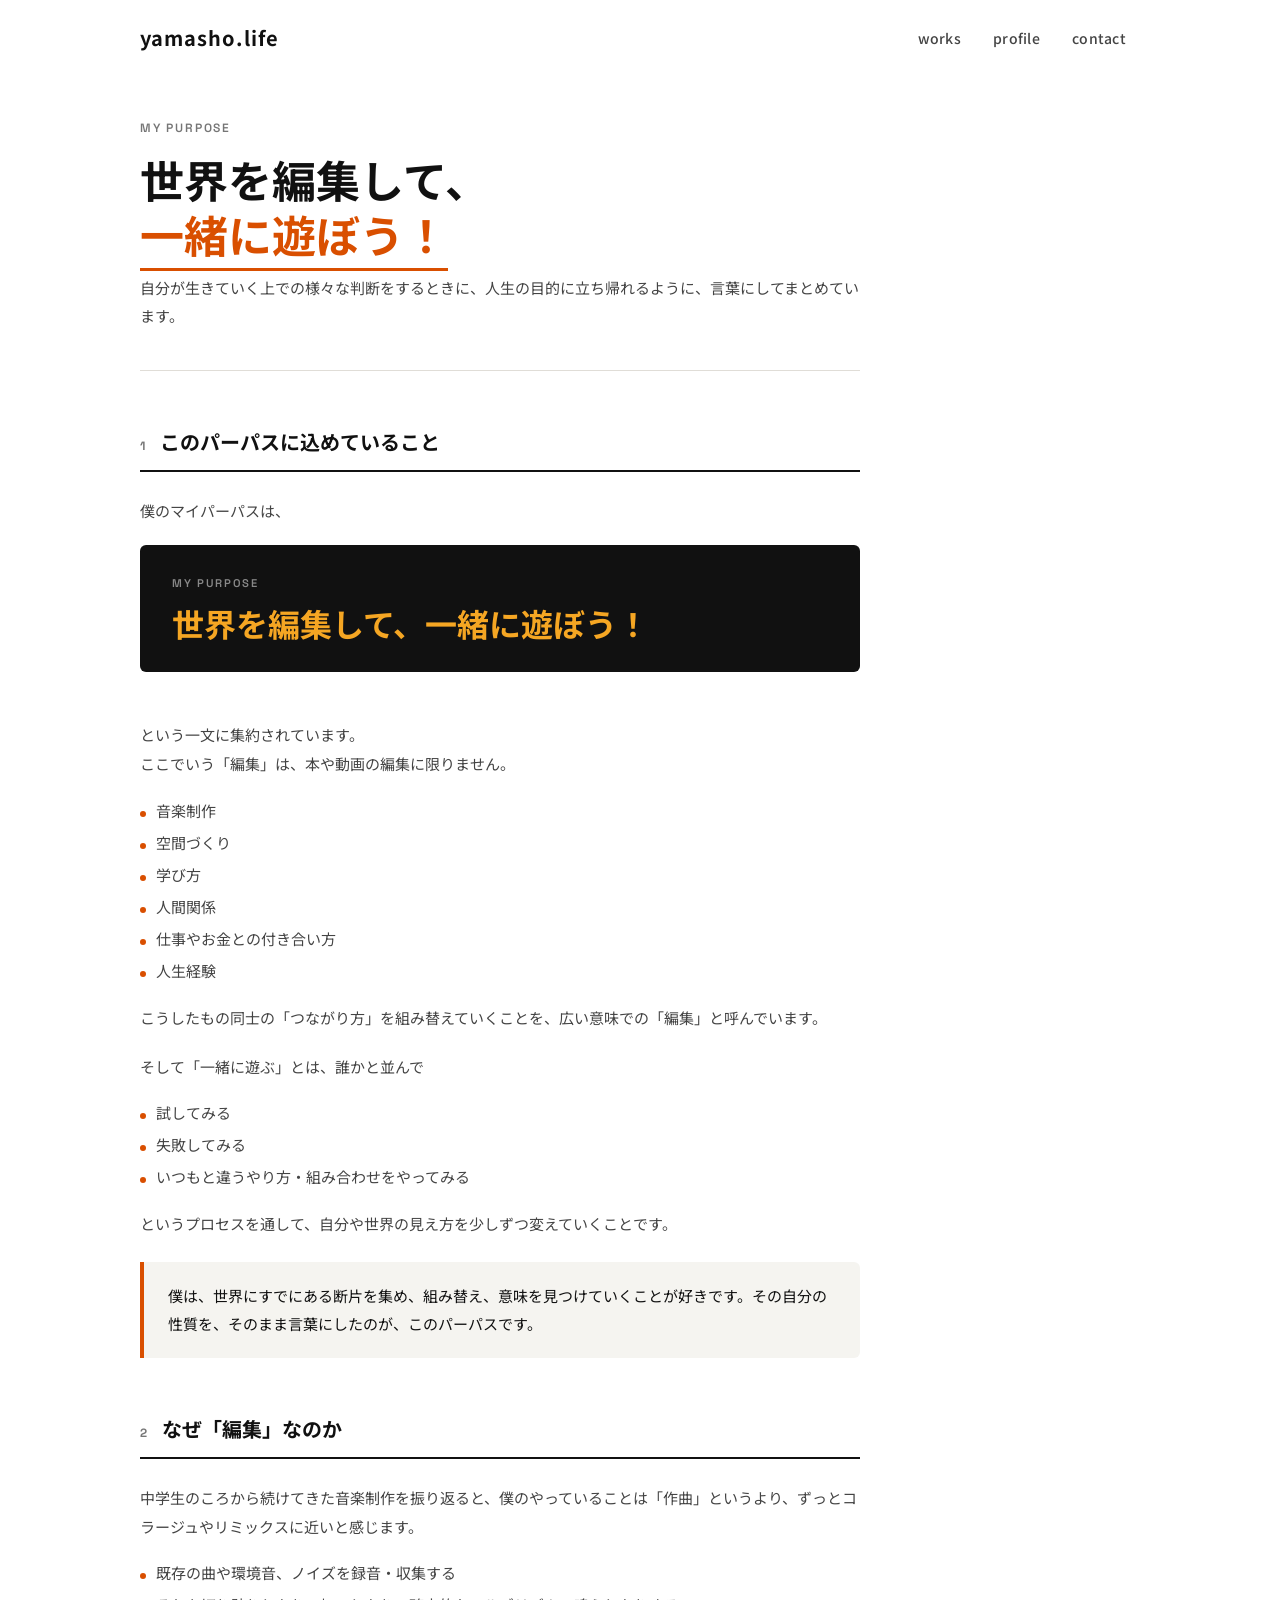
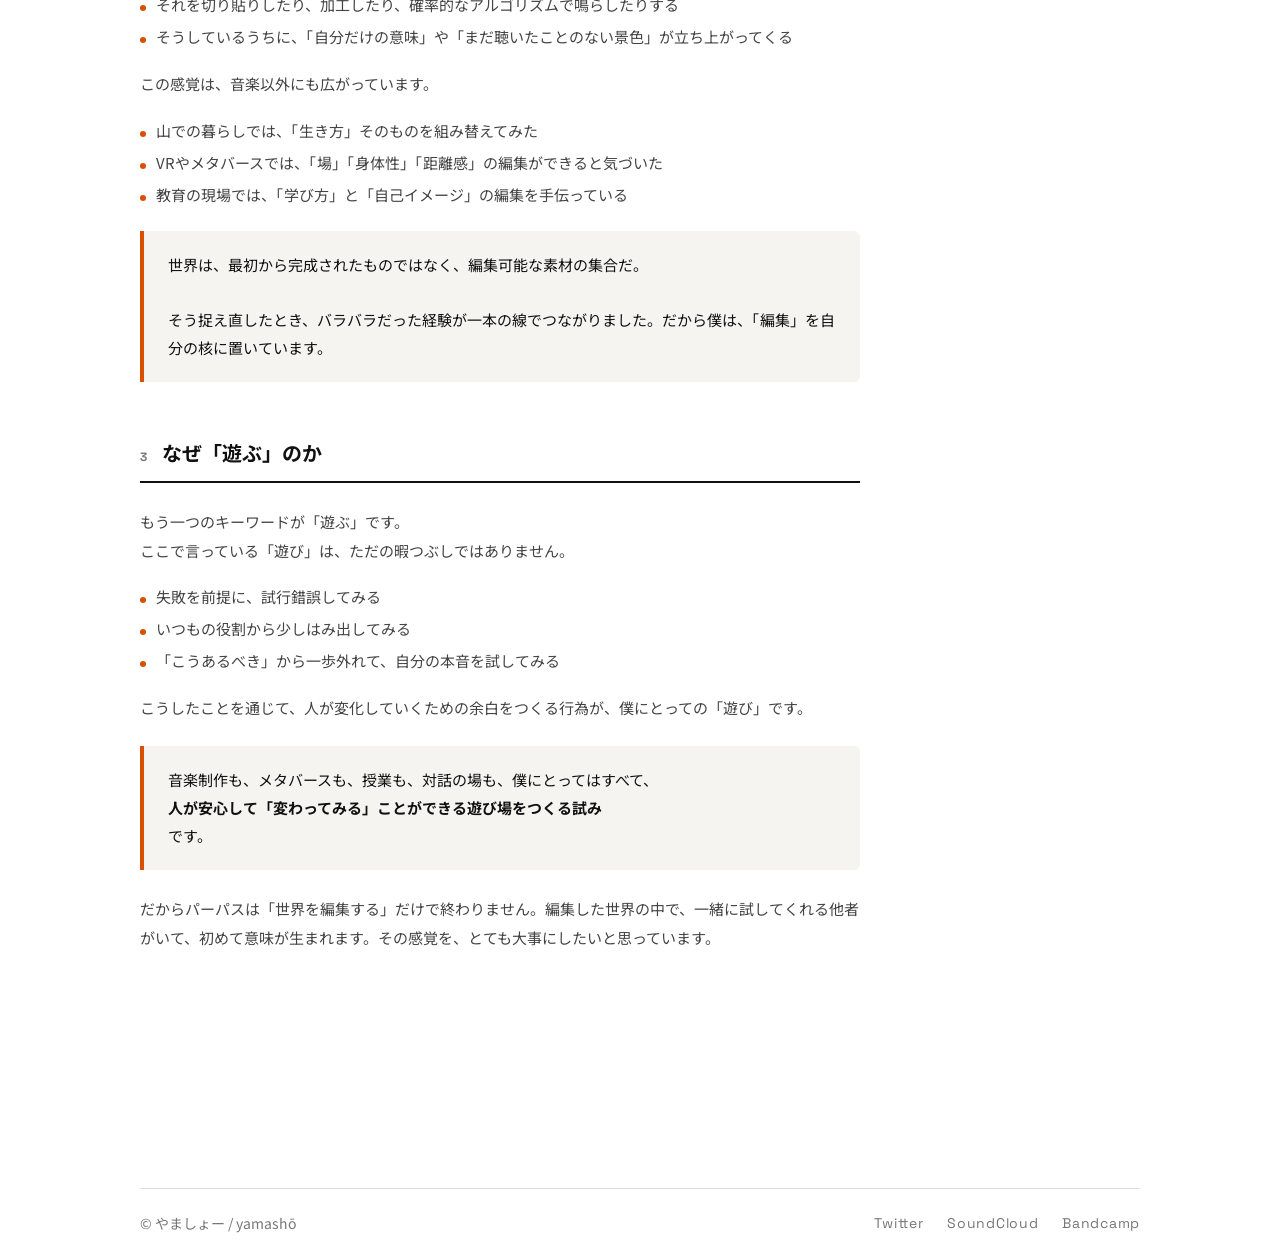
<file: purpose.html>
<!DOCTYPE html>
<html lang="ja">
<head>
  <meta charset="UTF-8">
  <meta name="viewport" content="width=device-width, initial-scale=1.0">
  <title>my purpose — やましょー</title>
  <link href="https://fonts.googleapis.com/css2?family=Noto+Sans+JP:wght@400;500;700&family=Space+Grotesk:wght@400;500;600;700&display=swap" rel="stylesheet">
  <link rel="stylesheet" href="style.css">
  <style>
    .purpose-page {
      padding: 48px 0 100px;
      max-width: 720px;
    }

    /* ヘッダー */
    .purpose-eyebrow {
      font-family: var(--font-sans);
      font-size: 0.75rem;
      font-weight: 600;
      letter-spacing: 0.15em;
      text-transform: uppercase;
      color: var(--muted);
      margin-bottom: 16px;
    }

    .purpose-headline {
      font-family: var(--font-jp);
      font-size: clamp(1.75rem, 5vw, 2.75rem);
      font-weight: 700;
      line-height: 1.25;
      color: var(--fg);
      margin-bottom: 12px;
    }

    .purpose-headline em {
      font-style: normal;
      color: var(--accent);
      border-bottom: 3px solid var(--accent);
      padding-bottom: 2px;
    }

    .purpose-lead {
      font-family: var(--font-jp);
      font-size: 0.9375rem;
      line-height: 1.85;
      color: var(--fg-sub);
      padding-bottom: 40px;
      border-bottom: 1px solid var(--border);
      margin-bottom: 56px;
    }

    /* セクション */
    .purpose-section {
      margin-bottom: 56px;
      opacity: 0;
      transform: translateY(16px);
      transition: opacity 0.5s ease, transform 0.5s ease;
    }

    .purpose-section.visible {
      opacity: 1;
      transform: translateY(0);
    }

    .ps-heading {
      display: flex;
      align-items: baseline;
      gap: 14px;
      margin-bottom: 24px;
      padding-bottom: 14px;
      border-bottom: 2px solid var(--fg);
    }

    .ps-num {
      font-family: var(--font-sans);
      font-size: 0.75rem;
      font-weight: 700;
      color: var(--muted);
      letter-spacing: 0.1em;
    }

    .ps-title {
      font-family: var(--font-jp);
      font-size: 1.25rem;
      font-weight: 700;
      color: var(--fg);
    }

    .ps-body {
      font-family: var(--font-jp);
      font-size: 0.9375rem;
      line-height: 1.95;
      color: var(--fg-sub);
    }

    .ps-body p {
      margin-bottom: 20px;
    }

    .ps-body p:last-child {
      margin-bottom: 0;
    }

    /* リスト */
    .ps-list {
      margin: 16px 0 20px 0;
      padding: 0;
      list-style: none;
      display: flex;
      flex-direction: column;
      gap: 8px;
    }

    .ps-list li {
      display: flex;
      align-items: baseline;
      gap: 10px;
      font-family: var(--font-jp);
      font-size: 0.9375rem;
      line-height: 1.6;
      color: var(--fg-sub);
    }

    .ps-list li::before {
      content: '';
      display: block;
      width: 6px;
      height: 6px;
      border-radius: 50%;
      background: var(--accent);
      flex-shrink: 0;
      margin-top: 7px;
    }

    /* 強調ブロック */
    .ps-callout {
      background: var(--bg-sub);
      border-left: 4px solid var(--accent);
      padding: 20px 24px;
      border-radius: 0 var(--radius) var(--radius) 0;
      margin: 24px 0;
      font-family: var(--font-jp);
      font-size: 0.9375rem;
      line-height: 1.85;
      color: var(--fg);
    }

    /* ページ上部のキャッチ */
    .purpose-top-banner {
      background: var(--fg);
      color: var(--bg);
      border-radius: var(--radius);
      padding: 28px 32px;
      margin-bottom: 48px;
      display: flex;
      flex-direction: column;
      gap: 8px;
    }

    .ptb-label {
      font-family: var(--font-sans);
      font-size: 0.7rem;
      font-weight: 600;
      letter-spacing: 0.15em;
      text-transform: uppercase;
      color: rgba(255,255,255,0.5);
    }

    .ptb-text {
      font-family: var(--font-jp);
      font-size: clamp(1.25rem, 4vw, 2rem);
      font-weight: 700;
      line-height: 1.3;
      color: #fff;
    }

    .ptb-text em {
      font-style: normal;
      color: #f5a623;
    }
  </style>
</head>
<body>

<header>
  <a class="logo-wrap" href="index.html">
    <span class="logo-main">yamasho.life</span>
    <span class="logo-sub">portfolio</span>
  </a>
  <nav>
    <a href="index.html">works</a>
    <a href="profile.html">profile</a>
    <a href="contact.html">contact</a>
  </nav>
</header>

<main>
  <div class="purpose-page">

    <div class="purpose-eyebrow">My Purpose</div>
    <h1 class="purpose-headline">世界を編集して、<br><em>一緒に遊ぼう！</em></h1>
    <p class="purpose-lead">自分が生きていく上での様々な判断をするときに、人生の目的に立ち帰れるように、言葉にしてまとめています。</p>

    <!-- SECTION 1 -->
    <div class="purpose-section" id="ps1">
      <div class="ps-heading">
        <div class="ps-num">1</div>
        <div class="ps-title">このパーパスに込めていること</div>
      </div>
      <div class="ps-body">
        <p>僕のマイパーパスは、</p>

        <div class="purpose-top-banner">
          <div class="ptb-label">My Purpose</div>
          <div class="ptb-text"><em>世界を編集して、一緒に遊ぼう！</em></div>
        </div>

        <p>という一文に集約されています。<br>
        ここでいう「編集」は、本や動画の編集に限りません。</p>

        <ul class="ps-list">
          <li>音楽制作</li>
          <li>空間づくり</li>
          <li>学び方</li>
          <li>人間関係</li>
          <li>仕事やお金との付き合い方</li>
          <li>人生経験</li>
        </ul>

        <p>こうしたもの同士の「つながり方」を組み替えていくことを、広い意味での「編集」と呼んでいます。</p>

        <p>そして「一緒に遊ぶ」とは、誰かと並んで</p>

        <ul class="ps-list">
          <li>試してみる</li>
          <li>失敗してみる</li>
          <li>いつもと違うやり方・組み合わせをやってみる</li>
        </ul>

        <p>というプロセスを通して、自分や世界の見え方を少しずつ変えていくことです。</p>

        <div class="ps-callout">
          僕は、世界にすでにある断片を集め、組み替え、意味を見つけていくことが好きです。その自分の性質を、そのまま言葉にしたのが、このパーパスです。
        </div>
      </div>
    </div>

    <!-- SECTION 2 -->
    <div class="purpose-section" id="ps2">
      <div class="ps-heading">
        <div class="ps-num">2</div>
        <div class="ps-title">なぜ「編集」なのか</div>
      </div>
      <div class="ps-body">
        <p>中学生のころから続けてきた音楽制作を振り返ると、僕のやっていることは「作曲」というより、ずっとコラージュやリミックスに近いと感じます。</p>

        <ul class="ps-list">
          <li>既存の曲や環境音、ノイズを録音・収集する</li>
          <li>それを切り貼りしたり、加工したり、確率的なアルゴリズムで鳴らしたりする</li>
          <li>そうしているうちに、「自分だけの意味」や「まだ聴いたことのない景色」が立ち上がってくる</li>
        </ul>

        <p>この感覚は、音楽以外にも広がっています。</p>

        <ul class="ps-list">
          <li>山での暮らしでは、「生き方」そのものを組み替えてみた</li>
          <li>VRやメタバースでは、「場」「身体性」「距離感」の編集ができると気づいた</li>
          <li>教育の現場では、「学び方」と「自己イメージ」の編集を手伝っている</li>
        </ul>

        <div class="ps-callout">
          世界は、最初から完成されたものではなく、編集可能な素材の集合だ。<br><br>
          そう捉え直したとき、バラバラだった経験が一本の線でつながりました。だから僕は、「編集」を自分の核に置いています。
        </div>
      </div>
    </div>

    <!-- SECTION 3 -->
    <div class="purpose-section" id="ps3">
      <div class="ps-heading">
        <div class="ps-num">3</div>
        <div class="ps-title">なぜ「遊ぶ」のか</div>
      </div>
      <div class="ps-body">
        <p>もう一つのキーワードが「遊ぶ」です。<br>
        ここで言っている「遊び」は、ただの暇つぶしではありません。</p>

        <ul class="ps-list">
          <li>失敗を前提に、試行錯誤してみる</li>
          <li>いつもの役割から少しはみ出してみる</li>
          <li>「こうあるべき」から一歩外れて、自分の本音を試してみる</li>
        </ul>

        <p>こうしたことを通じて、人が変化していくための余白をつくる行為が、僕にとっての「遊び」です。</p>

        <div class="ps-callout">
          音楽制作も、メタバースも、授業も、対話の場も、僕にとってはすべて、<br>
          <strong>人が安心して「変わってみる」ことができる遊び場をつくる試み</strong><br>
          です。
        </div>

        <p>だからパーパスは「世界を編集する」だけで終わりません。編集した世界の中で、一緒に試してくれる他者がいて、初めて意味が生まれます。その感覚を、とても大事にしたいと思っています。</p>
      </div>
    </div>

  </div>
</main>

<footer>
  <span>© やましょー / yamashō</span>
  <div class="footer-links">
    <a href="https://x.com/yoxtellar">Twitter</a>
    <a href="https://soundcloud.com/yoxtellar">SoundCloud</a>
    <a href="https://yot-kun.bandcamp.com/">Bandcamp</a>
  </div>
</footer>

<script>
  const obs = new IntersectionObserver(function(entries) {
    entries.forEach(function(e) {
      if (e.isIntersecting) e.target.classList.add('visible');
    });
  }, { threshold: 0.08 });
  document.querySelectorAll('.purpose-section').forEach(function(el) {
    obs.observe(el);
  });
</script>
</body>
</html>
</file>
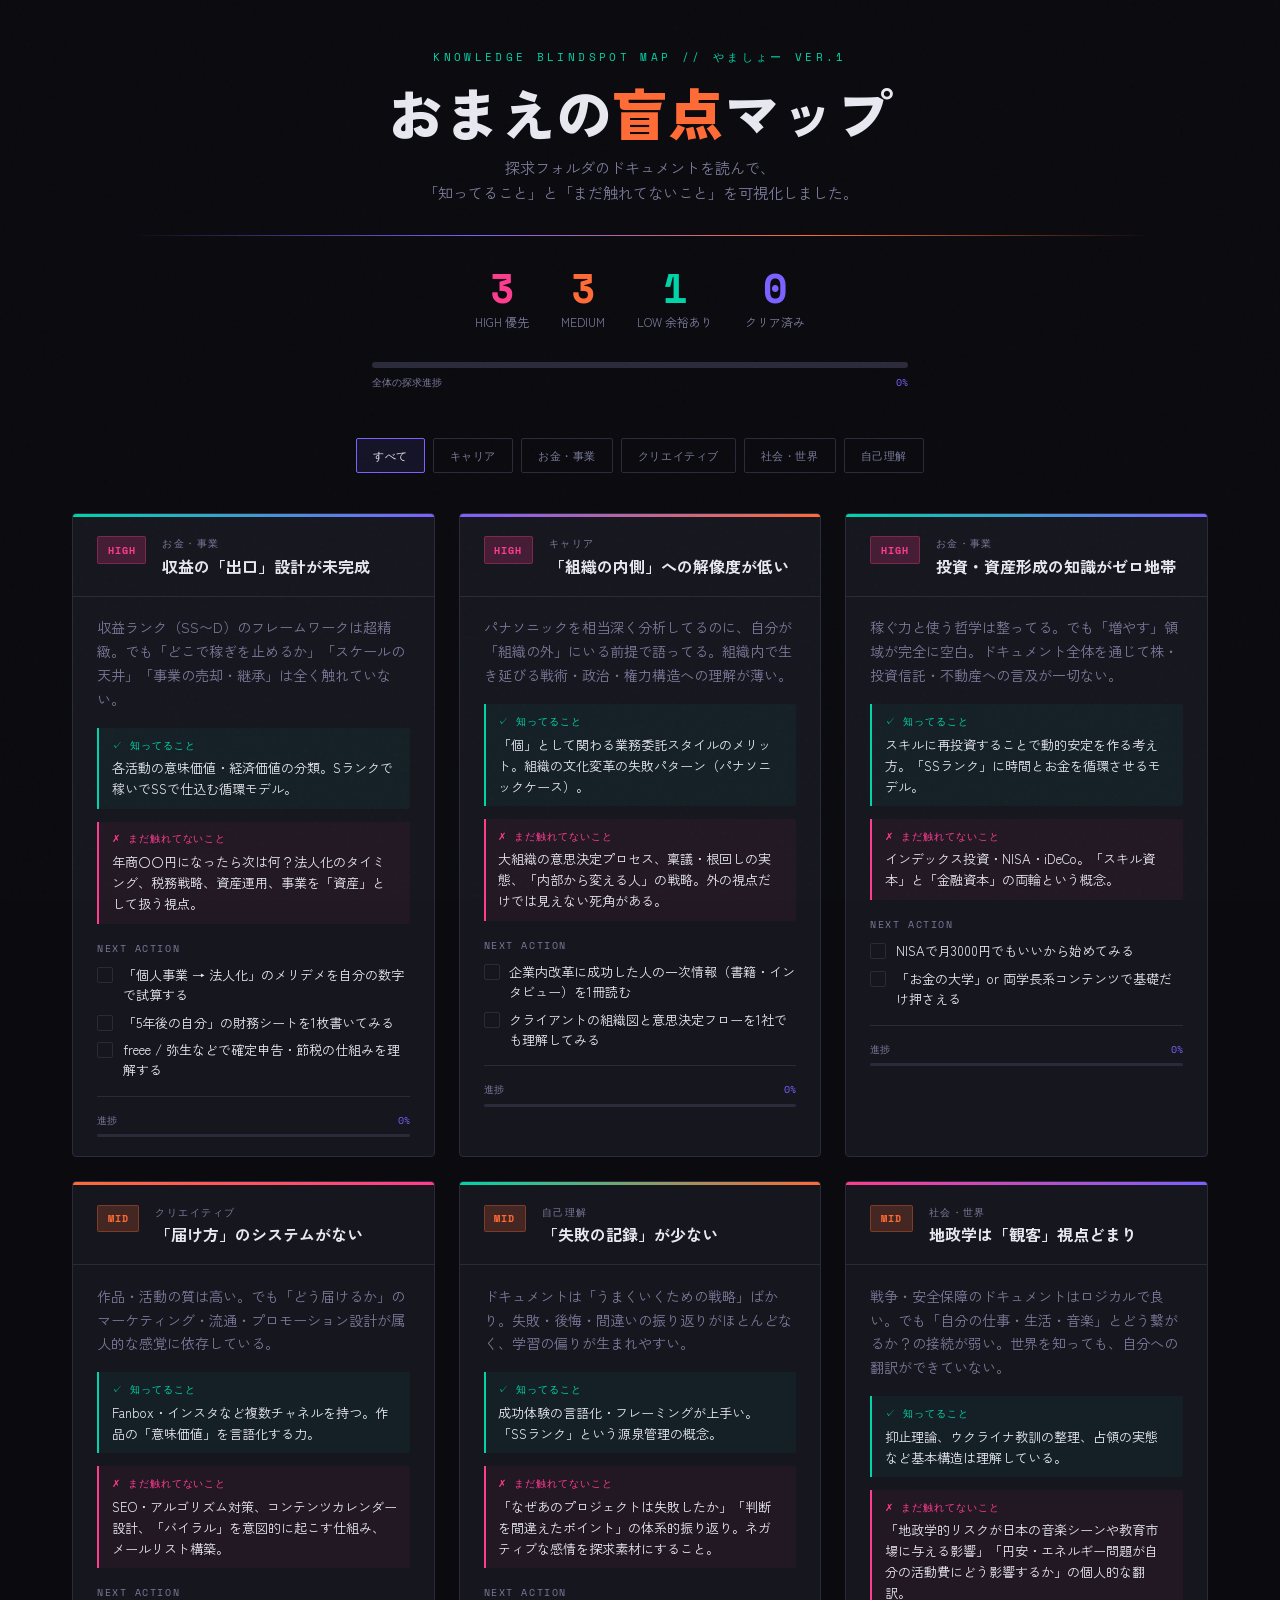
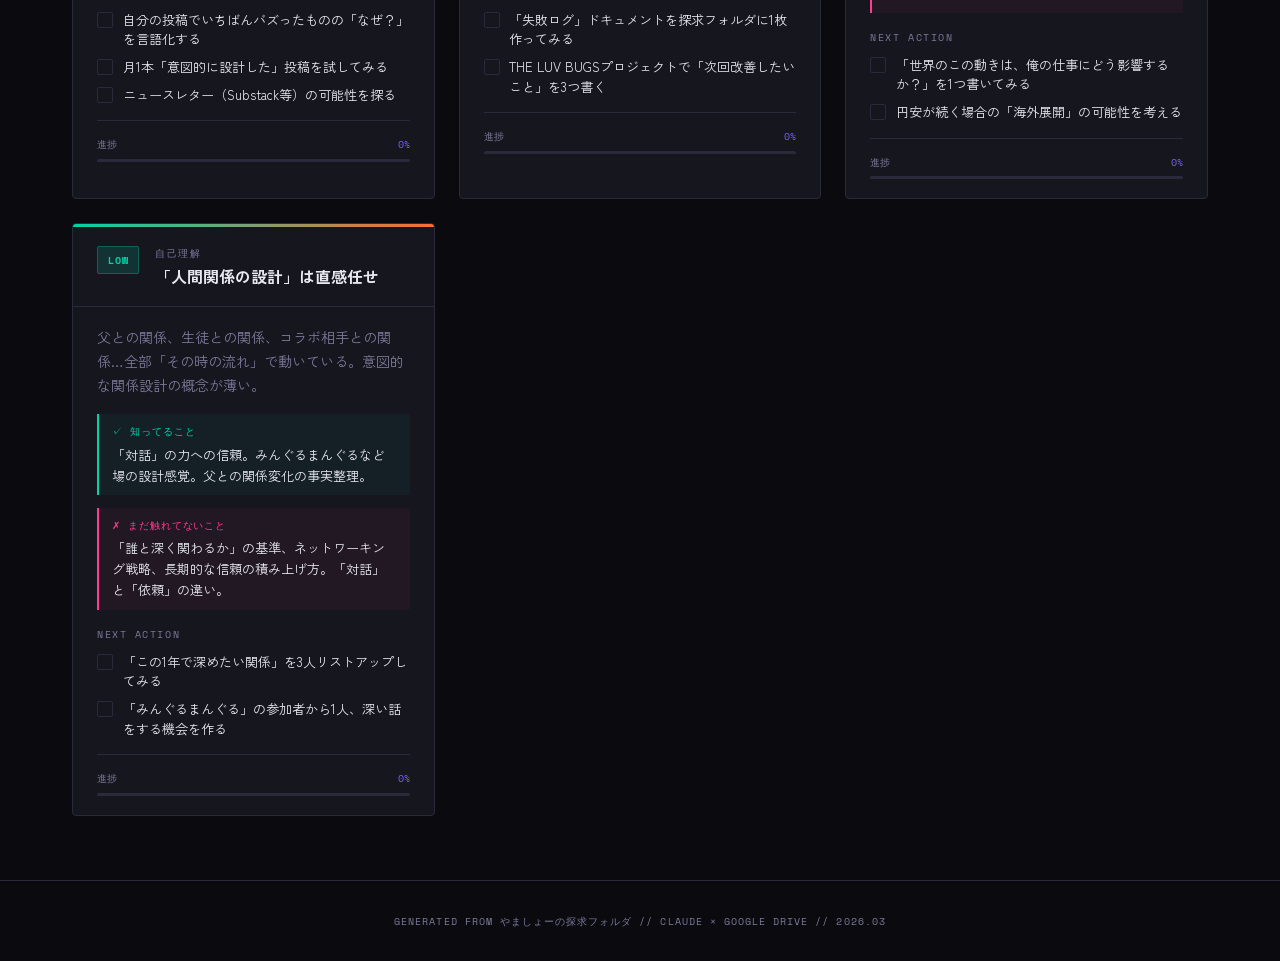
<file: yamasho_blindspots.html>
<!DOCTYPE html>
<html lang="ja">
<head>
<meta charset="UTF-8">
<meta name="viewport" content="width=device-width, initial-scale=1.0">
<title>やましょーの知識盲点マップ</title>
<link href="https://fonts.googleapis.com/css2?family=Zen+Kaku+Gothic+New:wght@300;400;700;900&family=Space+Mono:wght@400;700&display=swap" rel="stylesheet">
<style>
  :root {
    --bg: #0a0a0f;
    --surface: #111118;
    --card: #16161f;
    --border: #2a2a3a;
    --accent1: #ff6b35;
    --accent2: #7b61ff;
    --accent3: #00d4a8;
    --accent4: #ff3c8e;
    --text: #e8e8f0;
    --text-dim: #7a7a9a;
    --glow: rgba(123, 97, 255, 0.15);
  }

  * { margin: 0; padding: 0; box-sizing: border-box; }

  body {
    font-family: 'Zen Kaku Gothic New', sans-serif;
    background: var(--bg);
    color: var(--text);
    min-height: 100vh;
    overflow-x: hidden;
  }

  /* Grain overlay */
  body::before {
    content: '';
    position: fixed;
    inset: 0;
    background-image: url("data:image/svg+xml,%3Csvg viewBox='0 0 256 256' xmlns='http://www.w3.org/2000/svg'%3E%3Cfilter id='noise'%3E%3CfeTurbulence type='fractalNoise' baseFrequency='0.9' numOctaves='4' stitchTiles='stitch'/%3E%3C/filter%3E%3Crect width='100%25' height='100%25' filter='url(%23noise)' opacity='0.04'/%3E%3C/svg%3E");
    pointer-events: none;
    z-index: 1000;
    opacity: 0.5;
  }

  header {
    padding: 3rem 2rem 2rem;
    text-align: center;
    position: relative;
  }

  header::after {
    content: '';
    position: absolute;
    bottom: 0; left: 50%;
    transform: translateX(-50%);
    width: 80%;
    height: 1px;
    background: linear-gradient(90deg, transparent, var(--accent2), var(--accent1), transparent);
  }

  .eyebrow {
    font-family: 'Space Mono', monospace;
    font-size: 0.7rem;
    color: var(--accent3);
    letter-spacing: 0.3em;
    text-transform: uppercase;
    margin-bottom: 1rem;
    opacity: 0;
    animation: fadeUp 0.6s ease forwards 0.2s;
  }

  h1 {
    font-size: clamp(2rem, 5vw, 3.5rem);
    font-weight: 900;
    line-height: 1.1;
    opacity: 0;
    animation: fadeUp 0.6s ease forwards 0.4s;
  }

  h1 span { color: var(--accent1); }

  .subtitle {
    margin-top: 0.8rem;
    color: var(--text-dim);
    font-size: 0.95rem;
    line-height: 1.6;
    opacity: 0;
    animation: fadeUp 0.6s ease forwards 0.6s;
  }

  /* Score summary */
  .score-bar {
    display: flex;
    justify-content: center;
    gap: 2rem;
    padding: 2rem;
    flex-wrap: wrap;
    opacity: 0;
    animation: fadeUp 0.6s ease forwards 0.8s;
  }

  .score-item {
    text-align: center;
  }

  .score-num {
    font-family: 'Space Mono', monospace;
    font-size: 2.5rem;
    font-weight: 700;
    line-height: 1;
  }

  .score-label {
    font-size: 0.75rem;
    color: var(--text-dim);
    margin-top: 0.3rem;
  }

  /* Filter tabs */
  .filters {
    display: flex;
    justify-content: center;
    gap: 0.5rem;
    padding: 1rem 2rem;
    flex-wrap: wrap;
  }

  .filter-btn {
    font-family: 'Space Mono', monospace;
    font-size: 0.7rem;
    padding: 0.5rem 1rem;
    border: 1px solid var(--border);
    background: transparent;
    color: var(--text-dim);
    cursor: pointer;
    border-radius: 2px;
    transition: all 0.2s;
    letter-spacing: 0.05em;
  }

  .filter-btn:hover, .filter-btn.active {
    border-color: var(--accent2);
    color: var(--text);
    background: rgba(123, 97, 255, 0.1);
  }

  /* Main grid */
  .grid {
    display: grid;
    grid-template-columns: repeat(auto-fill, minmax(340px, 1fr));
    gap: 1.5rem;
    padding: 1.5rem 2rem 4rem;
    max-width: 1200px;
    margin: 0 auto;
  }

  .card {
    background: var(--card);
    border: 1px solid var(--border);
    border-radius: 4px;
    overflow: hidden;
    transition: transform 0.3s, box-shadow 0.3s, opacity 0.3s;
    opacity: 0;
    animation: fadeUp 0.5s ease forwards;
    cursor: pointer;
  }

  .card:hover {
    transform: translateY(-4px);
    box-shadow: 0 20px 60px rgba(0,0,0,0.5);
  }

  .card.hidden { display: none; }

  .card-header {
    display: flex;
    align-items: flex-start;
    gap: 1rem;
    padding: 1.2rem 1.5rem;
    border-bottom: 1px solid var(--border);
  }

  .severity-badge {
    flex-shrink: 0;
    font-family: 'Space Mono', monospace;
    font-size: 0.65rem;
    font-weight: 700;
    padding: 0.3rem 0.6rem;
    border-radius: 2px;
    letter-spacing: 0.1em;
  }

  .sev-high { background: rgba(255, 60, 142, 0.2); color: var(--accent4); border: 1px solid rgba(255,60,142,0.3); }
  .sev-mid  { background: rgba(255, 107, 53, 0.2); color: var(--accent1); border: 1px solid rgba(255,107,53,0.3); }
  .sev-low  { background: rgba(0, 212, 168, 0.15); color: var(--accent3); border: 1px solid rgba(0,212,168,0.3); }

  .card-title-wrap { flex: 1; }

  .card-category {
    font-family: 'Space Mono', monospace;
    font-size: 0.6rem;
    color: var(--text-dim);
    letter-spacing: 0.15em;
    text-transform: uppercase;
    margin-bottom: 0.3rem;
  }

  .card-title {
    font-size: 1rem;
    font-weight: 700;
    line-height: 1.3;
  }

  .card-body { padding: 1.2rem 1.5rem; }

  .blindspot-desc {
    font-size: 0.88rem;
    line-height: 1.7;
    color: var(--text-dim);
    margin-bottom: 1rem;
  }

  .what-you-know {
    background: rgba(0, 212, 168, 0.05);
    border-left: 2px solid var(--accent3);
    padding: 0.6rem 0.8rem;
    margin-bottom: 0.8rem;
    border-radius: 0 2px 2px 0;
  }

  .what-you-know .label {
    font-family: 'Space Mono', monospace;
    font-size: 0.6rem;
    color: var(--accent3);
    letter-spacing: 0.1em;
    margin-bottom: 0.3rem;
  }

  .what-you-know p {
    font-size: 0.82rem;
    line-height: 1.6;
    color: var(--text);
  }

  .what-missing {
    background: rgba(255, 60, 142, 0.05);
    border-left: 2px solid var(--accent4);
    padding: 0.6rem 0.8rem;
    margin-bottom: 1rem;
    border-radius: 0 2px 2px 0;
  }

  .what-missing .label {
    font-family: 'Space Mono', monospace;
    font-size: 0.6rem;
    color: var(--accent4);
    letter-spacing: 0.1em;
    margin-bottom: 0.3rem;
  }

  .what-missing p {
    font-size: 0.82rem;
    line-height: 1.6;
    color: var(--text);
  }

  /* Checklist */
  .checklist-title {
    font-family: 'Space Mono', monospace;
    font-size: 0.65rem;
    color: var(--text-dim);
    letter-spacing: 0.15em;
    margin-bottom: 0.6rem;
  }

  .check-item {
    display: flex;
    align-items: flex-start;
    gap: 0.6rem;
    margin-bottom: 0.5rem;
  }

  .check-box {
    flex-shrink: 0;
    width: 16px;
    height: 16px;
    border: 1px solid var(--border);
    border-radius: 2px;
    cursor: pointer;
    position: relative;
    transition: all 0.2s;
    margin-top: 2px;
  }

  .check-box.checked {
    background: var(--accent3);
    border-color: var(--accent3);
  }

  .check-box.checked::after {
    content: '✓';
    position: absolute;
    inset: 0;
    display: flex;
    align-items: center;
    justify-content: center;
    font-size: 10px;
    color: #000;
  }

  .check-text {
    font-size: 0.82rem;
    line-height: 1.5;
    color: var(--text);
    cursor: pointer;
  }

  .check-text.done { text-decoration: line-through; color: var(--text-dim); }

  /* Progress bar */
  .progress-wrap {
    margin-top: 1rem;
    padding-top: 1rem;
    border-top: 1px solid var(--border);
  }

  .progress-header {
    display: flex;
    justify-content: space-between;
    margin-bottom: 0.4rem;
  }

  .progress-label {
    font-family: 'Space Mono', monospace;
    font-size: 0.6rem;
    color: var(--text-dim);
  }

  .progress-pct {
    font-family: 'Space Mono', monospace;
    font-size: 0.6rem;
    color: var(--accent2);
  }

  .progress-track {
    height: 3px;
    background: var(--border);
    border-radius: 2px;
    overflow: hidden;
  }

  .progress-fill {
    height: 100%;
    background: linear-gradient(90deg, var(--accent2), var(--accent3));
    border-radius: 2px;
    transition: width 0.4s ease;
  }

  /* Color strip at top of card by category */
  .strip { height: 3px; }
  .strip-career { background: linear-gradient(90deg, var(--accent2), var(--accent1)); }
  .strip-finance { background: linear-gradient(90deg, var(--accent3), var(--accent2)); }
  .strip-creative { background: linear-gradient(90deg, var(--accent1), var(--accent4)); }
  .strip-society { background: linear-gradient(90deg, var(--accent4), var(--accent2)); }
  .strip-self { background: linear-gradient(90deg, var(--accent3), var(--accent1)); }

  /* Animation */
  @keyframes fadeUp {
    from { opacity: 0; transform: translateY(20px); }
    to   { opacity: 1; transform: translateY(0); }
  }

  .card:nth-child(1) { animation-delay: 0.1s; }
  .card:nth-child(2) { animation-delay: 0.2s; }
  .card:nth-child(3) { animation-delay: 0.3s; }
  .card:nth-child(4) { animation-delay: 0.4s; }
  .card:nth-child(5) { animation-delay: 0.5s; }
  .card:nth-child(6) { animation-delay: 0.6s; }
  .card:nth-child(7) { animation-delay: 0.7s; }

  /* Total counter */
  .total-progress {
    max-width: 600px;
    margin: 0 auto 2rem;
    padding: 0 2rem;
  }

  .total-bar-wrap { position: relative; }
  .total-track {
    height: 6px;
    background: var(--border);
    border-radius: 3px;
    overflow: hidden;
  }
  .total-fill {
    height: 100%;
    background: linear-gradient(90deg, var(--accent4), var(--accent2), var(--accent3));
    border-radius: 3px;
    transition: width 0.5s ease;
  }
  .total-label {
    display: flex;
    justify-content: space-between;
    margin-top: 0.4rem;
    font-family: 'Space Mono', monospace;
    font-size: 0.65rem;
    color: var(--text-dim);
  }
  .total-label span:last-child { color: var(--accent2); }

  footer {
    text-align: center;
    padding: 2rem;
    font-family: 'Space Mono', monospace;
    font-size: 0.65rem;
    color: var(--text-dim);
    border-top: 1px solid var(--border);
    letter-spacing: 0.1em;
  }
</style>
</head>
<body>

<header>
  <p class="eyebrow">Knowledge Blindspot Map // やましょー Ver.1</p>
  <h1>おまえの<span>盲点</span>マップ</h1>
  <p class="subtitle">探求フォルダのドキュメントを読んで、<br>「知ってること」と「まだ触れてないこと」を可視化しました。</p>
</header>

<div class="score-bar">
  <div class="score-item">
    <div class="score-num" style="color:var(--accent4)" id="high-count">0</div>
    <div class="score-label">HIGH 優先</div>
  </div>
  <div class="score-item">
    <div class="score-num" style="color:var(--accent1)" id="mid-count">0</div>
    <div class="score-label">MEDIUM</div>
  </div>
  <div class="score-item">
    <div class="score-num" style="color:var(--accent3)" id="low-count">0</div>
    <div class="score-label">LOW 余裕あり</div>
  </div>
  <div class="score-item">
    <div class="score-num" style="color:var(--accent2)" id="checked-count">0</div>
    <div class="score-label">クリア済み</div>
  </div>
</div>

<div class="total-progress">
  <div class="total-track"><div class="total-fill" id="total-fill" style="width:0%"></div></div>
  <div class="total-label"><span>全体の探求進捗</span><span id="total-pct">0%</span></div>
</div>

<div class="filters">
  <button class="filter-btn active" onclick="filterCards('all', this)">すべて</button>
  <button class="filter-btn" onclick="filterCards('career', this)">キャリア</button>
  <button class="filter-btn" onclick="filterCards('finance', this)">お金・事業</button>
  <button class="filter-btn" onclick="filterCards('creative', this)">クリエイティブ</button>
  <button class="filter-btn" onclick="filterCards('society', this)">社会・世界</button>
  <button class="filter-btn" onclick="filterCards('self', this)">自己理解</button>
</div>

<div class="grid" id="grid">

  <!-- 1 -->
  <div class="card" data-cat="finance">
    <div class="strip strip-finance"></div>
    <div class="card-header">
      <span class="severity-badge sev-high">HIGH</span>
      <div class="card-title-wrap">
        <div class="card-category">お金・事業</div>
        <div class="card-title">収益の「出口」設計が未完成</div>
      </div>
    </div>
    <div class="card-body">
      <p class="blindspot-desc">収益ランク（SS〜D）のフレームワークは超精緻。でも「どこで稼ぎを止めるか」「スケールの天井」「事業の売却・継承」は全く触れていない。</p>
      <div class="what-you-know">
        <div class="label">✓ 知ってること</div>
        <p>各活動の意味価値・経済価値の分類。Sランクで稼いでSSで仕込む循環モデル。</p>
      </div>
      <div class="what-missing">
        <div class="label">✗ まだ触れてないこと</div>
        <p>年商〇〇円になったら次は何？法人化のタイミング、税務戦略、資産運用、事業を「資産」として扱う視点。</p>
      </div>
      <div class="checklist-title">NEXT ACTION</div>
      <div class="check-item">
        <div class="check-box" onclick="toggleCheck(this)"></div>
        <span class="check-text" onclick="toggleCheck(this.previousElementSibling)">「個人事業 → 法人化」のメリデメを自分の数字で試算する</span>
      </div>
      <div class="check-item">
        <div class="check-box" onclick="toggleCheck(this)"></div>
        <span class="check-text" onclick="toggleCheck(this.previousElementSibling)">「5年後の自分」の財務シートを1枚書いてみる</span>
      </div>
      <div class="check-item">
        <div class="check-box" onclick="toggleCheck(this)"></div>
        <span class="check-text" onclick="toggleCheck(this.previousElementSibling)">freee / 弥生などで確定申告・節税の仕組みを理解する</span>
      </div>
      <div class="progress-wrap">
        <div class="progress-header">
          <span class="progress-label">進捗</span>
          <span class="progress-pct" id="pct-1">0%</span>
        </div>
        <div class="progress-track"><div class="progress-fill" id="fill-1" style="width:0%"></div></div>
      </div>
    </div>
  </div>

  <!-- 2 -->
  <div class="card" data-cat="career">
    <div class="strip strip-career"></div>
    <div class="card-header">
      <span class="severity-badge sev-high">HIGH</span>
      <div class="card-title-wrap">
        <div class="card-category">キャリア</div>
        <div class="card-title">「組織の内側」への解像度が低い</div>
      </div>
    </div>
    <div class="card-body">
      <p class="blindspot-desc">パナソニックを相当深く分析してるのに、自分が「組織の外」にいる前提で語ってる。組織内で生き延びる戦術・政治・権力構造への理解が薄い。</p>
      <div class="what-you-know">
        <div class="label">✓ 知ってること</div>
        <p>「個」として関わる業務委託スタイルのメリット。組織の文化変革の失敗パターン（パナソニックケース）。</p>
      </div>
      <div class="what-missing">
        <div class="label">✗ まだ触れてないこと</div>
        <p>大組織の意思決定プロセス、稟議・根回しの実態、「内部から変える人」の戦略。外の視点だけでは見えない死角がある。</p>
      </div>
      <div class="checklist-title">NEXT ACTION</div>
      <div class="check-item">
        <div class="check-box" onclick="toggleCheck(this)"></div>
        <span class="check-text" onclick="toggleCheck(this.previousElementSibling)">企業内改革に成功した人の一次情報（書籍・インタビュー）を1冊読む</span>
      </div>
      <div class="check-item">
        <div class="check-box" onclick="toggleCheck(this)"></div>
        <span class="check-text" onclick="toggleCheck(this.previousElementSibling)">クライアントの組織図と意思決定フローを1社でも理解してみる</span>
      </div>
      <div class="progress-wrap">
        <div class="progress-header">
          <span class="progress-label">進捗</span>
          <span class="progress-pct" id="pct-2">0%</span>
        </div>
        <div class="progress-track"><div class="progress-fill" id="fill-2" style="width:0%"></div></div>
      </div>
    </div>
  </div>

  <!-- 3 -->
  <div class="card" data-cat="finance">
    <div class="strip strip-finance"></div>
    <div class="card-header">
      <span class="severity-badge sev-high">HIGH</span>
      <div class="card-title-wrap">
        <div class="card-category">お金・事業</div>
        <div class="card-title">投資・資産形成の知識がゼロ地帯</div>
      </div>
    </div>
    <div class="card-body">
      <p class="blindspot-desc">稼ぐ力と使う哲学は整ってる。でも「増やす」領域が完全に空白。ドキュメント全体を通じて株・投資信託・不動産への言及が一切ない。</p>
      <div class="what-you-know">
        <div class="label">✓ 知ってること</div>
        <p>スキルに再投資することで動的安定を作る考え方。「SSランク」に時間とお金を循環させるモデル。</p>
      </div>
      <div class="what-missing">
        <div class="label">✗ まだ触れてないこと</div>
        <p>インデックス投資・NISA・iDeCo。「スキル資本」と「金融資本」の両輪という概念。</p>
      </div>
      <div class="checklist-title">NEXT ACTION</div>
      <div class="check-item">
        <div class="check-box" onclick="toggleCheck(this)"></div>
        <span class="check-text" onclick="toggleCheck(this.previousElementSibling)">NISAで月3000円でもいいから始めてみる</span>
      </div>
      <div class="check-item">
        <div class="check-box" onclick="toggleCheck(this)"></div>
        <span class="check-text" onclick="toggleCheck(this.previousElementSibling)">「お金の大学」or 両学長系コンテンツで基礎だけ押さえる</span>
      </div>
      <div class="progress-wrap">
        <div class="progress-header">
          <span class="progress-label">進捗</span>
          <span class="progress-pct" id="pct-3">0%</span>
        </div>
        <div class="progress-track"><div class="progress-fill" id="fill-3" style="width:0%"></div></div>
      </div>
    </div>
  </div>

  <!-- 4 -->
  <div class="card" data-cat="creative">
    <div class="strip strip-creative"></div>
    <div class="card-header">
      <span class="severity-badge sev-mid">MID</span>
      <div class="card-title-wrap">
        <div class="card-category">クリエイティブ</div>
        <div class="card-title">「届け方」のシステムがない</div>
      </div>
    </div>
    <div class="card-body">
      <p class="blindspot-desc">作品・活動の質は高い。でも「どう届けるか」のマーケティング・流通・プロモーション設計が属人的な感覚に依存している。</p>
      <div class="what-you-know">
        <div class="label">✓ 知ってること</div>
        <p>Fanbox・インスタなど複数チャネルを持つ。作品の「意味価値」を言語化する力。</p>
      </div>
      <div class="what-missing">
        <div class="label">✗ まだ触れてないこと</div>
        <p>SEO・アルゴリズム対策、コンテンツカレンダー設計、「バイラル」を意図的に起こす仕組み、メールリスト構築。</p>
      </div>
      <div class="checklist-title">NEXT ACTION</div>
      <div class="check-item">
        <div class="check-box" onclick="toggleCheck(this)"></div>
        <span class="check-text" onclick="toggleCheck(this.previousElementSibling)">自分の投稿でいちばんバズったものの「なぜ？」を言語化する</span>
      </div>
      <div class="check-item">
        <div class="check-box" onclick="toggleCheck(this)"></div>
        <span class="check-text" onclick="toggleCheck(this.previousElementSibling)">月1本「意図的に設計した」投稿を試してみる</span>
      </div>
      <div class="check-item">
        <div class="check-box" onclick="toggleCheck(this)"></div>
        <span class="check-text" onclick="toggleCheck(this.previousElementSibling)">ニュースレター（Substack等）の可能性を探る</span>
      </div>
      <div class="progress-wrap">
        <div class="progress-header">
          <span class="progress-label">進捗</span>
          <span class="progress-pct" id="pct-4">0%</span>
        </div>
        <div class="progress-track"><div class="progress-fill" id="fill-4" style="width:0%"></div></div>
      </div>
    </div>
  </div>

  <!-- 5 -->
  <div class="card" data-cat="self">
    <div class="strip strip-self"></div>
    <div class="card-header">
      <span class="severity-badge sev-mid">MID</span>
      <div class="card-title-wrap">
        <div class="card-category">自己理解</div>
        <div class="card-title">「失敗の記録」が少ない</div>
      </div>
    </div>
    <div class="card-body">
      <p class="blindspot-desc">ドキュメントは「うまくいくための戦略」ばかり。失敗・後悔・間違いの振り返りがほとんどなく、学習の偏りが生まれやすい。</p>
      <div class="what-you-know">
        <div class="label">✓ 知ってること</div>
        <p>成功体験の言語化・フレーミングが上手い。「SSランク」という源泉管理の概念。</p>
      </div>
      <div class="what-missing">
        <div class="label">✗ まだ触れてないこと</div>
        <p>「なぜあのプロジェクトは失敗したか」「判断を間違えたポイント」の体系的振り返り。ネガティブな感情を探求素材にすること。</p>
      </div>
      <div class="checklist-title">NEXT ACTION</div>
      <div class="check-item">
        <div class="check-box" onclick="toggleCheck(this)"></div>
        <span class="check-text" onclick="toggleCheck(this.previousElementSibling)">「失敗ログ」ドキュメントを探求フォルダに1枚作ってみる</span>
      </div>
      <div class="check-item">
        <div class="check-box" onclick="toggleCheck(this)"></div>
        <span class="check-text" onclick="toggleCheck(this.previousElementSibling)">THE LUV BUGSプロジェクトで「次回改善したいこと」を3つ書く</span>
      </div>
      <div class="progress-wrap">
        <div class="progress-header">
          <span class="progress-label">進捗</span>
          <span class="progress-pct" id="pct-5">0%</span>
        </div>
        <div class="progress-track"><div class="progress-fill" id="fill-5" style="width:0%"></div></div>
      </div>
    </div>
  </div>

  <!-- 6 -->
  <div class="card" data-cat="society">
    <div class="strip strip-society"></div>
    <div class="card-header">
      <span class="severity-badge sev-mid">MID</span>
      <div class="card-title-wrap">
        <div class="card-category">社会・世界</div>
        <div class="card-title">地政学は「観客」視点どまり</div>
      </div>
    </div>
    <div class="card-body">
      <p class="blindspot-desc">戦争・安全保障のドキュメントはロジカルで良い。でも「自分の仕事・生活・音楽」とどう繋がるか？の接続が弱い。世界を知っても、自分への翻訳ができていない。</p>
      <div class="what-you-know">
        <div class="label">✓ 知ってること</div>
        <p>抑止理論、ウクライナ教訓の整理、占領の実態など基本構造は理解している。</p>
      </div>
      <div class="what-missing">
        <div class="label">✗ まだ触れてないこと</div>
        <p>「地政学的リスクが日本の音楽シーンや教育市場に与える影響」「円安・エネルギー問題が自分の活動費にどう影響するか」の個人的な翻訳。</p>
      </div>
      <div class="checklist-title">NEXT ACTION</div>
      <div class="check-item">
        <div class="check-box" onclick="toggleCheck(this)"></div>
        <span class="check-text" onclick="toggleCheck(this.previousElementSibling)">「世界のこの動きは、俺の仕事にどう影響するか？」を1つ書いてみる</span>
      </div>
      <div class="check-item">
        <div class="check-box" onclick="toggleCheck(this)"></div>
        <span class="check-text" onclick="toggleCheck(this.previousElementSibling)">円安が続く場合の「海外展開」の可能性を考える</span>
      </div>
      <div class="progress-wrap">
        <div class="progress-header">
          <span class="progress-label">進捗</span>
          <span class="progress-pct" id="pct-6">0%</span>
        </div>
        <div class="progress-track"><div class="progress-fill" id="fill-6" style="width:0%"></div></div>
      </div>
    </div>
  </div>

  <!-- 7 -->
  <div class="card" data-cat="self">
    <div class="strip strip-self"></div>
    <div class="card-header">
      <span class="severity-badge sev-low">LOW</span>
      <div class="card-title-wrap">
        <div class="card-category">自己理解</div>
        <div class="card-title">「人間関係の設計」は直感任せ</div>
      </div>
    </div>
    <div class="card-body">
      <p class="blindspot-desc">父との関係、生徒との関係、コラボ相手との関係…全部「その時の流れ」で動いている。意図的な関係設計の概念が薄い。</p>
      <div class="what-you-know">
        <div class="label">✓ 知ってること</div>
        <p>「対話」の力への信頼。みんぐるまんぐるなど場の設計感覚。父との関係変化の事実整理。</p>
      </div>
      <div class="what-missing">
        <div class="label">✗ まだ触れてないこと</div>
        <p>「誰と深く関わるか」の基準、ネットワーキング戦略、長期的な信頼の積み上げ方。「対話」と「依頼」の違い。</p>
      </div>
      <div class="checklist-title">NEXT ACTION</div>
      <div class="check-item">
        <div class="check-box" onclick="toggleCheck(this)"></div>
        <span class="check-text" onclick="toggleCheck(this.previousElementSibling)">「この1年で深めたい関係」を3人リストアップしてみる</span>
      </div>
      <div class="check-item">
        <div class="check-box" onclick="toggleCheck(this)"></div>
        <span class="check-text" onclick="toggleCheck(this.previousElementSibling)">「みんぐるまんぐる」の参加者から1人、深い話をする機会を作る</span>
      </div>
      <div class="progress-wrap">
        <div class="progress-header">
          <span class="progress-label">進捗</span>
          <span class="progress-pct" id="pct-7">0%</span>
        </div>
        <div class="progress-track"><div class="progress-fill" id="fill-7" style="width:0%"></div></div>
      </div>
    </div>
  </div>

</div>

<footer>
  GENERATED FROM やましょーの探求フォルダ // CLAUDE × GOOGLE DRIVE // 2026.03
</footer>

<script>
  const TOTAL_CHECKS = document.querySelectorAll('.check-box').length;

  function updateGlobalProgress() {
    const checked = document.querySelectorAll('.check-box.checked').length;
    document.getElementById('checked-count').textContent = checked;
    const pct = Math.round((checked / TOTAL_CHECKS) * 100);
    document.getElementById('total-fill').style.width = pct + '%';
    document.getElementById('total-pct').textContent = pct + '%';
  }

  function updateCardProgress(card) {
    const boxes = card.querySelectorAll('.check-box');
    if (!boxes.length) return;
    const cardIndex = Array.from(document.querySelectorAll('.card')).indexOf(card) + 1;
    const checked = card.querySelectorAll('.check-box.checked').length;
    const pct = Math.round((checked / boxes.length) * 100);
    const fillEl = document.getElementById('fill-' + cardIndex);
    const pctEl = document.getElementById('pct-' + cardIndex);
    if (fillEl) fillEl.style.width = pct + '%';
    if (pctEl) pctEl.textContent = pct + '%';
  }

  function toggleCheck(box) {
    box.classList.toggle('checked');
    const textEl = box.nextElementSibling;
    if (textEl) textEl.classList.toggle('done', box.classList.contains('checked'));
    const card = box.closest('.card');
    updateCardProgress(card);
    updateGlobalProgress();
  }

  function filterCards(cat, btn) {
    document.querySelectorAll('.filter-btn').forEach(b => b.classList.remove('active'));
    btn.classList.add('active');
    document.querySelectorAll('.card').forEach(card => {
      if (cat === 'all' || card.dataset.cat === cat) {
        card.classList.remove('hidden');
      } else {
        card.classList.add('hidden');
      }
    });
  }

  // Count badges
  document.getElementById('high-count').textContent = document.querySelectorAll('.sev-high').length;
  document.getElementById('mid-count').textContent = document.querySelectorAll('.sev-mid').length;
  document.getElementById('low-count').textContent = document.querySelectorAll('.sev-low').length;
  updateGlobalProgress();
</script>
</body>
</html>
</file>
<file: style.css>
@import url('https://fonts.googleapis.com/css2?family=Noto+Sans+JP:wght@400;500;700&family=Space+Grotesk:wght@400;500;600;700&display=swap');

*, *::before, *::after { box-sizing: border-box; margin: 0; padding: 0; }

:root {
    --bg:       #ffffff;
    --bg-sub:   #f5f4f0;
    --bg-card:  #fafaf8;
    --fg:       #111111;
    --fg-sub:   #444444;
    --muted:    #767676;
    --border:   #e0ddd7;
    --accent:   #d94f00;
    --accent-bg:#fff3ee;
    --font-sans: 'Space Grotesk', 'Noto Sans JP', sans-serif;
    --font-jp:   'Noto Sans JP', sans-serif;
    --radius:    6px;
}

html {
    font-size: 16px;
    background: var(--bg);
    color: var(--fg);
    font-family: var(--font-jp);
    -webkit-font-smoothing: antialiased;
}

body {
    min-height: 100vh;
    max-width: 1080px;
    margin: 0 auto;
    padding: 0 40px;
}

a { color: inherit; text-decoration: none; }

/* ─── HEADER ──────────────────────────────── */
header {
    display: flex;
    align-items: center;
    justify-content: space-between;
    padding: 20px 0 16px;

}

.logo-wrap {
    display: flex;
    flex-direction: column;
    gap: 3px;
    text-decoration: none;
    color: var(--fg);
}

.logo-main {
    font-family: var(--font-jp);
    font-size: 1.25rem;
    font-weight: 700;
    letter-spacing: 0.05em;
    line-height: 1;
}

.logo-sub {
    font-family: var(--font-sans);
    font-size: 0.72rem;
    display: none;
}

nav {
    display: flex;
    gap: 4px;
    align-items: center;
}

nav a {
    font-family: var(--font-jp);
    font-size: 0.875rem;
    font-weight: 500;
    color: var(--fg-sub);
    padding: 8px 14px;
    border-radius: var(--radius);
    transition: background 0.15s, color 0.15s;
    letter-spacing: 0.02em;
}

nav a:hover {
    background: var(--bg-sub);
    color: var(--fg);
}

nav a.active {
    background: var(--fg);
    color: var(--bg);
}

main { padding: 0 0 80px; }

/* ─── HERO / IDENTITY ─────────────────────── */
.identity-bar {
    display: flex;
    flex-wrap: wrap;
    align-items: center;
    gap: 8px;
    padding: 20px 0;
    border-bottom: 1px solid var(--border);
}

.id-tag {
    font-family: var(--font-jp);
    font-size: 0.8125rem;
    font-weight: 500;
    border: 1.5px solid var(--border);
    color: var(--fg-sub);
    padding: 5px 12px;
    border-radius: 100px;
    background: var(--bg);
    transition: all 0.15s;
}

.id-tag.highlight {
    border-color: var(--accent);
    color: var(--accent);
    background: var(--accent-bg);
}

.id-alias {
    margin-left: auto;
    font-family: var(--font-sans);
    font-size: 0.75rem;
    color: var(--muted);
    letter-spacing: 0.08em;
}

/* ─── SOCIAL ──────────────────────────────── */
.social-bar {
    display: flex;
    flex-wrap: wrap;
    gap: 6px;
    padding: 16px 0;
    border-bottom: 1px solid var(--border);
}

.social-bar a {
    font-family: var(--font-sans);
    font-size: 0.8125rem;
    font-weight: 500;
    color: var(--muted);
    padding: 5px 12px;
    border: 1.5px solid var(--border);
    border-radius: 100px;
    transition: all 0.15s;
    letter-spacing: 0.05em;
}

.social-bar a:hover {
    border-color: var(--fg);
    color: var(--fg);
    background: var(--bg-sub);
}

/* ─── FILTERS ─────────────────────────────── */
.filters {
    display: flex;
    flex-wrap: wrap;
    gap: 8px;
    padding: 20px 0 16px;
}

.filter-btn {
    font-family: var(--font-jp);
    font-size: 0.875rem;
    font-weight: 500;
    border: 1.5px solid var(--border);
    background: var(--bg);
    color: var(--fg-sub);
    padding: 7px 18px;
    border-radius: 100px;
    cursor: pointer;
    transition: all 0.15s;
    letter-spacing: 0.02em;
}

.filter-btn:hover {
    border-color: var(--fg);
    color: var(--fg);
    background: var(--bg-sub);
}

.filter-btn.active {
    background: var(--fg);
    color: var(--bg);
    border-color: var(--fg);
}

/* ─── GRID ────────────────────────────────── */
.grid {
    display: grid;
    grid-template-columns: repeat(3, 1fr);
    gap: 16px;
    padding-top: 8px;
}

.work-item {
    background: var(--bg-card);
    border: 1.5px solid var(--border);
    border-radius: var(--radius);
    overflow: hidden;
    transition: box-shadow 0.2s, border-color 0.2s;
    animation: fadeUp 0.5s cubic-bezier(0.16, 1, 0.3, 1) both;
}

.work-item:hover {
    box-shadow: 0 4px 20px rgba(0,0,0,0.08);
    border-color: #c8c4bc;
}

.work-item[data-hidden="true"] { display: none; }

.work-trigger { cursor: pointer; }

/* Thumb */
.thumb-wrap {
    position: relative;
    aspect-ratio: 16/9;
    overflow: hidden;
    background: var(--bg-sub);
}

.thumb-wrap img {
    width: 100%;
    height: 100%;
    object-fit: cover;
    display: block;
    transition: transform 0.4s ease;
}

.work-item:hover .thumb-wrap img {
    transform: scale(1.03);
    object-fit: contain;
}

.thumb-placeholder {
    width: 100%;
    height: 100%;
    display: flex;
    align-items: center;
    justify-content: center;
    background: var(--bg-sub);
}

.thumb-placeholder span {
    font-family: var(--font-jp);
    font-size: 0.8125rem;
    color: var(--muted);
    border: 1.5px solid var(--border);
    padding: 6px 14px;
    border-radius: 100px;
}

/* Work info */
.work-info {
    padding: 14px 16px 16px;
    border-top: 1px solid var(--border);
}

.work-meta {
    display: flex;
    align-items: center;
    justify-content: space-between;
    margin-bottom: 6px;
}

.work-tag {
    font-family: var(--font-jp);
    font-size: 0.75rem;
    font-weight: 500;
    color: var(--accent);
    letter-spacing: 0.02em;
}

.work-date {
    font-family: var(--font-sans);
    font-size: 0.75rem;
    color: var(--muted);
    letter-spacing: 0.04em;
}

.work-title {
    font-family: var(--font-jp);
    font-size: 0.9375rem;
    font-weight: 500;
    line-height: 1.55;
    color: var(--fg);
}

/* Accordion */
.work-detail {
    grid-column: 1 / span 3;
    max-height: 0;
    overflow: hidden;
    background: var(--bg-sub);
    border: 1.5px solid transparent;
    border-radius: var(--radius);
    transition: max-height 0.6s cubic-bezier(0.16, 1, 0.3, 1), border-color 0.3s;
}

.work-item.is-active .work-detail {
    max-height: 500px;
    border-color: var(--border);
    margin-bottom: 4px;
}

.detail-inner {
    padding: 24px 28px;
    display: flex;
    gap: 32px;
    align-items: flex-start;
}

.detail-text {
    flex: 1;
    font-family: var(--font-jp);
    font-size: 0.9375rem;
    line-height: 1.9;
    color: var(--fg-sub);
}

.detail-link {
    display: inline-flex;
    align-items: center;
    gap: 6px;
    font-family: var(--font-jp);
    font-size: 0.875rem;
    font-weight: 500;
    color: var(--accent);
    background: var(--accent-bg);
    border: 1.5px solid var(--accent);
    padding: 10px 20px;
    border-radius: var(--radius);
    white-space: nowrap;
    transition: all 0.15s;
    margin-top: 2px;
}

.detail-link:hover {
    background: var(--accent);
    color: #fff;
}

.empty-msg {
    grid-column: 1 / -1;
    text-align: center;
    padding: 60px 0;
    font-size: 0.9375rem;
    color: var(--muted);
}

/* ─── PROFILE ─────────────────────────────── */
.profile-page {
    padding: 40px 0 80px;
}

.profile-header {
    padding-bottom: 32px;
    margin-bottom: 40px;
}

.p-name {
    font-family: var(--font-jp);
    font-size: 2rem;
    font-weight: 700;
    margin-bottom: 4px;
    line-height: 1.2;
}

.p-kana {
    font-family: var(--font-sans);
    font-size: 1rem;
    color: var(--muted);
    letter-spacing: 0.08em;
    margin-bottom: 8px;
}

.p-alias {
    font-family: var(--font-sans);
    font-size: 0.875rem;
    color: var(--muted);
    border-left: 3px solid var(--accent);
    padding-left: 12px;
    margin-bottom: 24px;
    letter-spacing: 0.05em;
}

.role-tags {
    display: flex;
    flex-wrap: wrap;
    gap: 8px;
}

.role-tag {
    font-family: var(--font-jp);
    font-size: 0.8125rem;
    font-weight: 500;
    border: 1.5px solid var(--border);
    color: var(--fg-sub);
    padding: 5px 14px;
    border-radius: 100px;
    background: var(--bg);
}

.role-tag.featured {
    border-color: var(--accent);
    color: var(--accent);
    background: var(--accent-bg);
}

/* Timeline */
.timeline-section { }

.section-label {
    font-family: var(--font-sans);
    font-size: 0.75rem;
    font-weight: 600;
    letter-spacing: 0.15em;
    text-transform: uppercase;
    color: var(--muted);
    margin-bottom: 16px;
    padding-bottom: 10px;
    border-bottom: 1px solid var(--border);
}

.timeline { }

.tl-item {
    display: grid;
    grid-template-columns: 140px 1fr;
    gap: 24px;
    padding: 14px 12px;
    border-bottom: 1px solid var(--border);
    align-items: baseline;
    border-radius: var(--radius);
    transition: background 0.15s;
}

.tl-item:hover {
    background: var(--bg-sub);
}

.tl-item.highlight .tl-date {
    color: var(--accent);
    font-weight: 600;
}

.tl-item.highlight .tl-body {
    color: var(--fg);
    font-weight: 500;
}

.tl-date {
    font-family: var(--font-sans);
    font-size: 0.8125rem;
    color: var(--muted);
    letter-spacing: 0.04em;
    white-space: nowrap;
    padding-top: 2px;
}

.tl-body {
    font-family: var(--font-jp);
    font-size: 0.9375rem;
    line-height: 1.65;
    color: var(--fg-sub);
}

.tl-link {
    color: var(--accent);
    font-style: normal;
    border-bottom: 1px solid rgba(217, 79, 0, 0.3);
}

/* ─── PURPOSE ─────────────────────────────── */
.purpose-page {
    padding: 40px 0 80px;
}

.purpose-heading {
    padding-bottom: 32px;

    margin-bottom: 40px;
}

.purpose-en {
    font-family: var(--font-sans);
    font-size: 2.25rem;
    font-weight: 700;
    letter-spacing: 0.02em;
    line-height: 1.1;
    margin-bottom: 8px;
}

.purpose-ja {
    font-family: var(--font-jp);
    font-size: 1rem;
    color: var(--muted);
}

.purpose-blocks {
    display: grid;
    grid-template-columns: repeat(3, 1fr);
    gap: 16px;
}

.purpose-block {
    background: var(--bg-card);
    border: 1.5px solid var(--border);
    border-radius: var(--radius);
    padding: 28px 24px;
    transition: border-color 0.2s, box-shadow 0.2s;
}

.purpose-block:hover {
    border-color: var(--accent);
    box-shadow: 0 4px 16px rgba(0,0,0,0.06);
}

.pb-label {
    font-family: var(--font-sans);
    font-size: 0.75rem;
    font-weight: 600;
    letter-spacing: 0.1em;
    color: var(--accent);
    margin-bottom: 12px;
}

.pb-title {
    font-family: var(--font-jp);
    font-size: 1.0625rem;
    font-weight: 700;
    line-height: 1.5;
    color: var(--fg);
    margin-bottom: 14px;
}

.pb-text {
    font-family: var(--font-jp);
    font-size: 0.9375rem;
    line-height: 1.9;
    color: var(--fg-sub);
}

/* ─── CONTACT ─────────────────────────────── */
.contact-section {
    padding: 40px 0 80px;
    max-width: 600px;
}

.contact-lead {
    font-family: var(--font-jp);
    font-size: 0.875rem;
    color: var(--muted);
    margin-bottom: 12px;
    letter-spacing: 0.04em;
}

.contact-email {
    display: inline-block;
    font-family: var(--font-sans);
    font-size: 1.5rem;
    font-weight: 600;
    color: var(--fg);
    border-bottom: 3px solid var(--accent);
    padding-bottom: 4px;
    margin-bottom: 32px;
    letter-spacing: 0.02em;
    transition: color 0.15s;
}

.contact-email:hover { color: var(--accent); }

.contact-desc {
    font-family: var(--font-jp);
    font-size: 0.9375rem;
    color: var(--fg-sub);
    margin-bottom: 28px;
    line-height: 1.7;
}

.contact-social {
    display: flex;
    flex-wrap: wrap;
    gap: 8px;
}

.contact-social a {
    font-family: var(--font-jp);
    font-size: 0.875rem;
    font-weight: 500;
    color: var(--accent);
    border: 1.5px solid var(--accent);
    padding: 8px 18px;
    border-radius: 100px;
    transition: all 0.2s;
}

.contact-social a:hover {
    color: var(--accent);
    border-color: var(--accent);
    background: var(--accent-bg);
    box-shadow: 0 0 12px rgba(217, 79, 0, 0.35), 0 0 28px rgba(217, 79, 0, 0.15);
}

/* ─── FOOTER ──────────────────────────────── */
footer {
    border-top: 1px solid var(--border);
    padding: 24px 0;
    display: flex;
    justify-content: space-between;
    align-items: center;
}

footer span {
    font-family: var(--font-jp);
    font-size: 0.875rem;
    color: var(--muted);
}

.footer-links {
    display: flex;
    gap: 24px;
}

.footer-links a {
    font-family: var(--font-sans);
    font-size: 0.875rem;
    color: var(--muted);
    letter-spacing: 0.05em;
    transition: color 0.15s;
}

.footer-links a:hover { color: var(--fg); }

/* ─── ANIMATIONS ──────────────────────────── */
@keyframes fadeUp {
    from { opacity: 0; transform: translateY(12px); }
    to   { opacity: 1; transform: translateY(0); }
}

header    { animation: fadeUp 0.5s 0s   cubic-bezier(0.16, 1, 0.3, 1) both; }
.identity-bar { animation: fadeUp 0.5s 0.1s cubic-bezier(0.16, 1, 0.3, 1) both; }
.social-bar   { animation: fadeUp 0.5s 0.15s cubic-bezier(0.16, 1, 0.3, 1) both; }
.filters  { animation: fadeUp 0.5s 0.2s cubic-bezier(0.16, 1, 0.3, 1) both; }
.profile-page { animation: fadeUp 0.5s 0.1s cubic-bezier(0.16, 1, 0.3, 1) both; }
.purpose-page { animation: fadeUp 0.5s 0.1s cubic-bezier(0.16, 1, 0.3, 1) both; }
.contact-section { animation: fadeUp 0.5s 0.1s cubic-bezier(0.16, 1, 0.3, 1) both; }
footer    { animation: fadeUp 0.5s 0.3s cubic-bezier(0.16, 1, 0.3, 1) both; }

/* ─── RESPONSIVE ──────────────────────────── */
@media (max-width: 960px) {
    .grid { grid-template-columns: repeat(2, 1fr); }
    .work-detail { grid-column: 1 / span 2; }
    .purpose-blocks { grid-template-columns: 1fr 1fr; }
}

@media (max-width: 640px) {
    body { padding: 0 20px; }
    .grid { grid-template-columns: 1fr; }
    .work-detail { grid-column: 1 / span 1; }
    .purpose-blocks { grid-template-columns: 1fr; }
    .tl-item { grid-template-columns: 1fr; gap: 4px; }
    nav a { font-size: 0.8125rem; padding: 6px 10px; }
    .logo-main { font-size: 1.05rem; }
    .detail-inner { flex-direction: column; }
    .contact-email { font-size: 1.125rem; }
}

/* ─── PURPOSE BANNER (profile page) ──────── */
.purpose-link-banner {
    display: flex;
    flex-direction: column;
    gap: 4px;
    background: var(--fg);
    color: var(--bg);
    border-radius: var(--radius);
    padding: 20px 24px;
    margin: 28px 0 40px;
    text-decoration: none;
    transition: background 0.15s;
}

.purpose-link-banner:hover {
    background: var(--accent);
}

.plb-label {
    font-family: var(--font-sans);
    font-size: 0.7rem;
    font-weight: 600;
    letter-spacing: 0.15em;
    text-transform: uppercase;
    opacity: 0.55;
}

.plb-text {
    font-family: var(--font-jp);
    font-size: 1.0625rem;
    font-weight: 700;
}

@keyframes fadeUp {
  from { opacity: 0; transform: translateY(24px); }
  to   { opacity: 1; transform: translateY(0); }
}
</file>
